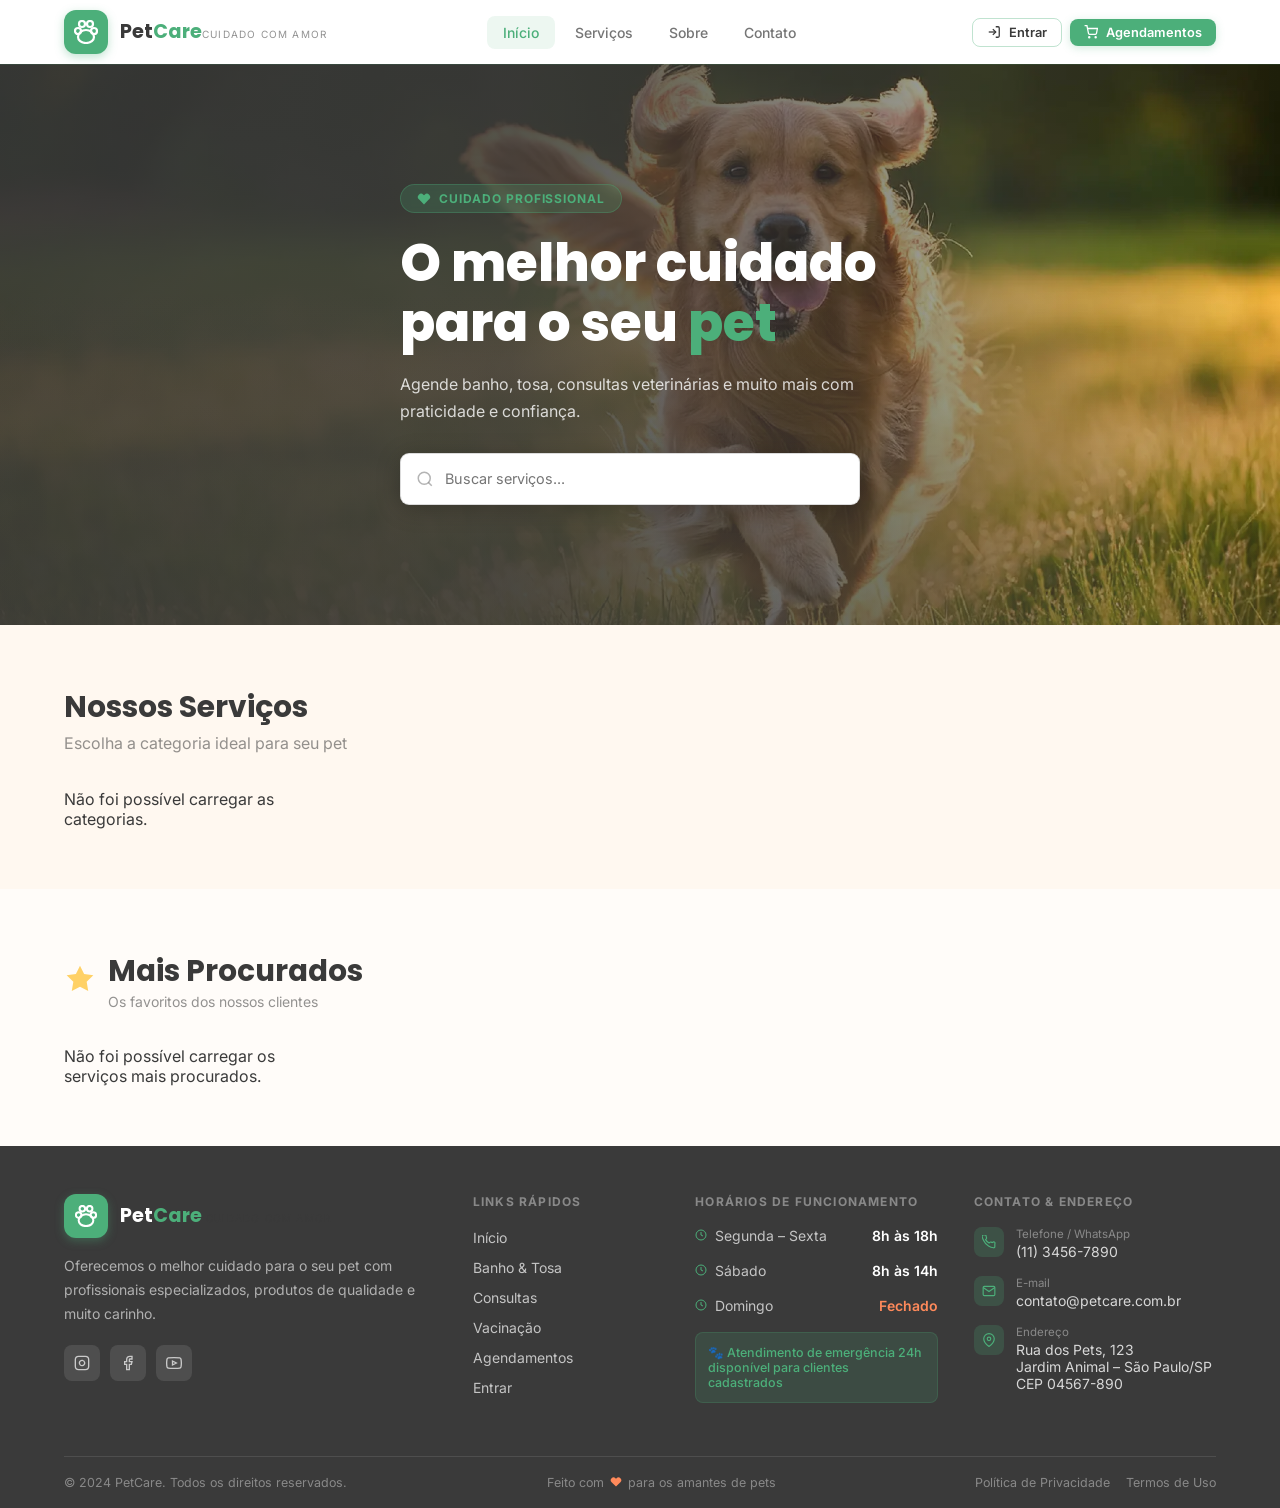
<file: index.html>
<!DOCTYPE html>
<html lang="pt-BR">
<head>
  <meta charset="UTF-8">
  <meta name="viewport" content="width=device-width, initial-scale=1.0">
  <title>Document</title>
  <link rel="stylesheet" href="css/index_serv_detal.css">
  <script src="js/index.js" defer></script>

</head>
<body id="page-home" class="page active">
  <!-- 
1. [página 1] Deve existir uma página inicial com a listagem de categorias de serviços para pets em formato
de cards.
a. Esta página deve obedecer à responsividade da tela, reorganizando a exibição dos itens de acordo com a
largura da página;
b. Cada card deve ter um botão que, ao ser clicado, levará à página contendo os serviços da respectiva
categoria (página 2);
c. Esta página deve exibir duas seções:
1. seção contendo todas as categorias (no mínimo 5 cards/categorias);
2. seção listando os 5 serviços mais agendados ou mais procurados;
d. Na tela inicial deve existir um ícone para cadastro do tutor do pet, direcionando o usuário para a tela de
cadastro (página 4);
e. Na tela inicial deve existir um ícone para listagem de serviços adicionados ao agendamento, direcionando o
usuário para a tela que lista os itens já inseridos na seleção/carrinho (página 5). -->




<!--    HEAD     -->


<div id="toast"><div class="toast-title" id="toast-title"></div><div class="toast-desc" id="toast-desc"></div></div>

<header id="site-header">
  <div class="container">
    <nav class="main">
      <a href="index.html" class="logo">
        <div class="logo-icon">
          <svg width="24" height="24" viewBox="0 0 24 24" fill="none" stroke="white" stroke-width="2.2"><path d="M11 4C11 5.65685 9.65685 7 8 7C6.34315 7 5 5.65685 5 4C5 2.34315 6.34315 1 8 1C9.65685 1 11 2.34315 11 4Z"/><path d="M19 4C19 5.65685 17.6569 7 16 7C14.3431 7 13 5.65685 13 4C13 2.34315 14.3431 1 16 1C17.6569 1 19 2.34315 19 4Z"/><path d="M4 11C4 12.6569 2.65685 14 1 14C-0.656854 14 -2 12.6569 -2 11C-2 9.34315 -0.656854 8 1 8C2.65685 8 4 9.34315 4 11Z" transform="translate(3,0)"/><path d="M23 11C23 12.6569 21.6569 14 20 14C18.3431 14 17 12.6569 17 11C17 9.34315 18.3431 8 20 8C21.6569 8 23 9.34315 23 11Z"/><path d="M12 10C8 10 4 13 4 17C4 20 7 23 12 23C17 23 20 20 20 17C20 13 16 10 12 10Z"/></svg>
        </div>
        <div class="logo-text"><span class="name">Pet<span>Care</span></span><span class="tagline">Cuidado com amor</span></div>
      </a>
      <div class="nav-links">
        <a href="index.html" class="active">Início</a>
        <a href="#servicos">Serviços</a>
        <a href="#sobre">Sobre</a>
        <a href="#contato">Contato</a>
      </div>
      <div class="nav-actions">
        <a href="login.html" class="btn btn-outline btn-sm"><svg width="14" height="14" viewBox="0 0 24 24" fill="none" stroke="currentColor" stroke-width="2.2"><path d="M15 3h4a2 2 0 012 2v14a2 2 0 01-2 2h-4"/><polyline points="10 17 15 12 10 7"/><line x1="15" y1="12" x2="3" y2="12"/></svg>Entrar</a>
        <a href="agendamento.html" class="btn btn-primary btn-sm cart-btn">
          <svg width="14" height="14" viewBox="0 0 24 24" fill="none" stroke="currentColor" stroke-width="2.2"><circle cx="9" cy="21" r="1"/><circle cx="20" cy="21" r="1"/><path d="M1 1h4l2.68 13.39a2 2 0 002 1.61h9.72a2 2 0 002-1.61L23 6H6"/></svg>
          <span class="desktop-only">Agendamentos</span><span class="cart-badge" id="cart-badge">0</span>
        </a>
        <button class="hamburger" id="hamburger-btn" aria-label="Menu">
          <svg id="ham-icon" width="20" height="20" viewBox="0 0 24 24" fill="none" stroke="currentColor" stroke-width="2.2"><line x1="3" y1="6" x2="21" y2="6"/><line x1="3" y1="12" x2="21" y2="12"/><line x1="3" y1="18" x2="21" y2="18"/></svg>
          <svg id="ham-close" class="hidden" width="20" height="20" viewBox="0 0 24 24" fill="none" stroke="currentColor" stroke-width="2.2"><line x1="18" y1="6" x2="6" y2="18"/><line x1="6" y1="6" x2="18" y2="18"/></svg>
        </button>
      </div>
    </nav>
  </div>
  <div class="mobile-menu" id="mobile-menu">
    <a href="index.html">Início</a>
    <a href="#servicos" onclick="closeMobile()">Serviços</a>
    <a href="#sobre" onclick="closeMobile()">Sobre</a>
    <a href="#contato" onclick="closeMobile()">Contato</a>
    <a href="login.html"><svg width="14" height="14" viewBox="0 0 24 24" fill="none" stroke="currentColor" stroke-width="2.2" style="vertical-align:middle;margin-right:4px"><path d="M15 3h4a2 2 0 012 2v14a2 2 0 01-2 2h-4"/><polyline points="10 17 15 12 10 7"/><line x1="15" y1="12" x2="3" y2="12"/></svg>Entrar na conta</a>
  </div>
</header>


<!--    HERO     -->

<div class="page active">
  <section class="hero">
    <div class="hero-bg">
      <img src="backend/imagens/head_cachorro.jpg" alt="Cachorro feliz" />
      <div class="hero-overlay1"></div><div class="hero-overlay2"></div>
    </div>
    <div class="container">
      <div class="hero-content">
        <div class="hero-badge"><svg width="14" height="14" viewBox="0 0 24 24" fill="#4CAF7A"><path d="M20.84 4.61a5.5 5.5 0 00-7.78 0L12 5.67l-1.06-1.06a5.5 5.5 0 00-7.78 7.78l1.06 1.06L12 21.23l7.78-7.78 1.06-1.06a5.5 5.5 0 000-7.78z"/></svg><span>Cuidado profissional</span></div>
        <h1>O melhor cuidado<br>para o seu <em>pet</em></h1>
        <p>Agende banho, tosa, consultas veterinárias e muito mais com praticidade e confiança.</p>
        <div class="search-bar">
          <svg width="18" height="18" viewBox="0 0 24 24" fill="none" stroke="currentColor" stroke-width="2"><circle cx="11" cy="11" r="8"/><line x1="21" y1="21" x2="16.65" y2="16.65"/></svg>
          <input type="text" id="search-input" placeholder="Buscar serviços..." oninput="filterCategories(this.value)" />
        </div>
      </div>
    </div>
  </section>



<!--    CATEGORIAS/SERVIÇOS     -->

  <section id="servicos">
    <div class="container">
      <div class="sec-header">
        <div><h2>Nossos Serviços</h2><p>Escolha a categoria ideal para seu pet</p></div>
        <span class="search-count hidden" id="search-count"></span>
      </div>
      <div class="grid-5" id="categories-grid"></div>
    </div>
  </section>


<!--    MAIS ESCOLHIDOS     -->

  <section class="popular-section" id="sobre">
    <div class="container">
      <div class="popular-header">
        <svg width="32" height="32" viewBox="0 0 24 24" fill="#FFD166"><polygon points="12 2 15.09 8.26 22 9.27 17 14.14 18.18 21.02 12 17.77 5.82 21.02 7 14.14 2 9.27 8.91 8.26 12 2"/></svg>
        <div><h2>Mais Procurados</h2><p style="color:var(--muted);font-size:.875rem">Os favoritos dos nossos clientes</p></div>
      </div>
      <div class="grid-3" id="popular-grid"></div>
    </div>
  </section>
</div>





    <!--    FOOTER     -->
  <footer>
    <div class="container">
      <div class="footer-grid">
        <div class="footer-brand">
          <a href="#" class="logo" onclick="navigate('home');return false;">
            <div class="logo-icon">
              <svg width="22" height="22" viewBox="0 0 24 24" fill="none" stroke="white" stroke-width="2.2"><path d="M11 4C11 5.65685 9.65685 7 8 7C6.34315 7 5 5.65685 5 4C5 2.34315 6.34315 1 8 1C9.65685 1 11 2.34315 11 4Z"/><path d="M19 4C19 5.65685 17.6569 7 16 7C14.3431 7 13 5.65685 13 4C13 2.34315 14.3431 1 16 1C17.6569 1 19 2.34315 19 4Z"/><path d="M4 11C4 12.6569 2.65685 14 1 14C-0.656854 14 -2 12.6569 -2 11C-2 9.34315 -0.656854 8 1 8C2.65685 8 4 9.34315 4 11Z" transform="translate(3,0)"/><path d="M23 11C23 12.6569 21.6569 14 20 14C18.3431 14 17 12.6569 17 11C17 9.34315 18.3431 8 20 8C21.6569 8 23 9.34315 23 11Z"/><path d="M12 10C8 10 4 13 4 17C4 20 7 23 12 23C17 23 20 20 20 17C20 13 16 10 12 10Z"/></svg>
            </div>
            <div class="logo-text">
              <span class="name" style="color:#fff">Pet<span>Care</span></span>
              <span class="tagline">Cuidado com amor</span>
            </div>
          </a>
          <p>Oferecemos o melhor cuidado para o seu pet com profissionais especializados, produtos de qualidade e muito carinho.</p>
          <div class="social-links">
            <a href="#" class="social-link" aria-label="Instagram">
              <svg width="16" height="16" viewBox="0 0 24 24" fill="none" stroke="currentColor" stroke-width="2"><rect x="2" y="2" width="20" height="20" rx="5" ry="5"/><path d="M16 11.37A4 4 0 1112.63 8 4 4 0 0116 11.37z"/><line x1="17.5" y1="6.5" x2="17.51" y2="6.5"/></svg>
            </a>
            <a href="#" class="social-link" aria-label="Facebook">
              <svg width="16" height="16" viewBox="0 0 24 24" fill="none" stroke="currentColor" stroke-width="2"><path d="M18 2h-3a5 5 0 00-5 5v3H7v4h3v8h4v-8h3l1-4h-4V7a1 1 0 011-1h3z"/></svg>
            </a>
            <a href="#" class="social-link" aria-label="Youtube">
              <svg width="16" height="16" viewBox="0 0 24 24" fill="none" stroke="currentColor" stroke-width="2"><path d="M22.54 6.42a2.78 2.78 0 00-1.94-1.96C18.88 4 12 4 12 4s-6.88 0-8.6.46a2.78 2.78 0 00-1.94 1.96A29 29 0 001 12a29 29 0 00.46 5.58A2.78 2.78 0 003.4 19.54C5.12 20 12 20 12 20s6.88 0 8.6-.46a2.78 2.78 0 001.94-1.96A29 29 0 0023 12a29 29 0 00-.46-5.58z"/><polygon points="9.75 15.02 15.5 12 9.75 8.98 9.75 15.02"/></svg>
            </a>
          </div>
        </div>

        <div class="footer-col">
          <h4>Links Rápidos</h4>
          <ul>
            <li><a href="#" onclick="navigate('home');return false;">Início</a></li>
            <li><a href="#" onclick="navigateCat('banho');return false;">Banho &amp; Tosa</a></li>
            <li><a href="#" onclick="navigateCat('consulta');return false;">Consultas</a></li>
            <li><a href="#" onclick="navigateCat('vacinacao');return false;">Vacinação</a></li>
            <li><a href="#" onclick="navigate('agendamento');return false;">Agendamentos</a></li>
            <li><a href="#" onclick="navigate('login');return false;">Entrar</a></li>
          </ul>
        </div>

        <div class="footer-col">
          <h4>Horários de Funcionamento</h4>
          <ul class="hours-list">
            <li><span class="day"><svg width="12" height="12" viewBox="0 0 24 24" fill="none" stroke="currentColor" stroke-width="2"><circle cx="12" cy="12" r="10"/><polyline points="12 6 12 12 16 14"/></svg>Segunda – Sexta</span><span class="time">8h às 18h</span></li>
            <li style="margin-top:8px"><span class="day"><svg width="12" height="12" viewBox="0 0 24 24" fill="none" stroke="currentColor" stroke-width="2"><circle cx="12" cy="12" r="10"/><polyline points="12 6 12 12 16 14"/></svg>Sábado</span><span class="time">8h às 14h</span></li>
            <li style="margin-top:8px"><span class="day"><svg width="12" height="12" viewBox="0 0 24 24" fill="none" stroke="currentColor" stroke-width="2"><circle cx="12" cy="12" r="10"/><polyline points="12 6 12 12 16 14"/></svg>Domingo</span><span class="time closed">Fechado</span></li>
          </ul>
          <div class="emergency-note">🐾 Atendimento de emergência 24h disponível para clientes cadastrados</div>
        </div>

        <div class="footer-col">
          <h4>Contato &amp; Endereço</h4>
          <a href="tel:+551134567890" class="contact-item" style="display:flex">
            <div class="contact-icon"><svg width="14" height="14" viewBox="0 0 24 24" fill="none" stroke="currentColor" stroke-width="2"><path d="M22 16.92v3a2 2 0 01-2.18 2 19.79 19.79 0 01-8.63-3.07A19.5 19.5 0 013.07 9.81 19.79 19.79 0 01.07 1.2 2 2 0 012.06 0h3a2 2 0 012 1.72 12.84 12.84 0 00.7 2.81 2 2 0 01-.45 2.11L6.09 7.91a16 16 0 006 6l1.27-1.27a2 2 0 012.11-.45 12.84 12.84 0 002.81.7A2 2 0 0122 14.92z"/></svg></div>
            <div><div class="contact-label">Telefone / WhatsApp</div><div class="contact-value">(11) 3456-7890</div></div>
          </a>
          <a href="mailto:contato@petcare.com.br" class="contact-item" style="display:flex">
            <div class="contact-icon"><svg width="14" height="14" viewBox="0 0 24 24" fill="none" stroke="currentColor" stroke-width="2"><path d="M4 4h16c1.1 0 2 .9 2 2v12c0 1.1-.9 2-2 2H4c-1.1 0-2-.9-2-2V6c0-1.1.9-2 2-2z"/><polyline points="22,6 12,13 2,6"/></svg></div>
            <div><div class="contact-label">E-mail</div><div class="contact-value">contato@petcare.com.br</div></div>
          </a>
          <div class="contact-item" style="display:flex">
            <div class="contact-icon"><svg width="14" height="14" viewBox="0 0 24 24" fill="none" stroke="currentColor" stroke-width="2"><path d="M21 10c0 7-9 13-9 13s-9-6-9-13a9 9 0 0118 0z"/><circle cx="12" cy="10" r="3"/></svg></div>
            <div><div class="contact-label">Endereço</div><div class="contact-value">Rua dos Pets, 123<br>Jardim Animal – São Paulo/SP<br>CEP 04567-890</div></div>
          </div>
        </div>
      </div>
    </div>
    <div class="container">
      <div class="footer-bottom">
        <p>© 2024 PetCare. Todos os direitos reservados.</p>
        <div class="footer-heart">
          Feito com <svg width="12" height="12" viewBox="0 0 24 24" fill="#FF8A5B" stroke="none"><path d="M20.84 4.61a5.5 5.5 0 00-7.78 0L12 5.67l-1.06-1.06a5.5 5.5 0 00-7.78 7.78l1.06 1.06L12 21.23l7.78-7.78 1.06-1.06a5.5 5.5 0 000-7.78z"/></svg> para os amantes de pets
        </div>
        <div class="footer-bottom-links">
          <a href="#">Política de Privacidade</a>
          <a href="#">Termos de Uso</a>
        </div>
      </div>
    </div>
  </footer>


  <!--  Requisição back end   -->

<script src="js/api.js"></script>
<script>
let allCategorias = [];

function renderCategorias(list) {
  const grid = document.getElementById('categories-grid');
  grid.innerHTML = list.map(c => `
    <div class="card" onclick="window.location.href='serviços.html?cat=${c.id}'">
      <div class="card-img">
        <img src="${resolveImg(c.imagem_url)}" alt="${c.nome}" />
        <div class="card-img-overlay"></div>
        <div class="card-icon-badge">${getIcon(iconForCategoria(c.nome), 20, '#4CAF7A')}</div>
      </div>
      <div class="card-body">
        <div class="card-title">${c.nome}</div>
        <div class="card-desc">${c.descricao ?? ''}</div>
      </div>
      <div class="card-footer">
        <button class="btn btn-primary btn-sm" style="width:100%;justify-content:center">Ver serviços ${getIcon('arrow', 14, 'white')}</button>
      </div>
    </div>
  `).join('');
}

function filterCategories(term) {
  const count = document.getElementById('search-count');
  const filtered = term
    ? allCategorias.filter(c => c.nome.toLowerCase().includes(term.toLowerCase()))
    : allCategorias;
  if(count) {
    count.textContent = term ? `${filtered.length} resultado(s) para "${term}"` : '';
    count.classList.toggle('hidden', !term);
  }
  renderCategorias(filtered);
}

async function renderPopular() {
  try {
    const popular = await api.maisAgendados(5);
    document.getElementById('popular-grid').innerHTML = popular.map(s => `
      <div class="card popular" onclick="window.location.href='detalhes.html?id=${s.id}'">
        <div class="card-img" style="height:176px">
          <div class="popular-badge">${getIcon('star',11,'#3A3A3A')} Mais pedido</div>
          <img src="${resolveImg(s.imagem_url)}" alt="${s.nome}" />
          <div class="card-img-overlay"></div>
        </div>
        <div class="card-body">
          <div class="card-title">${s.nome}</div>
          <div class="card-desc">${s.descricao_curta ?? ''}</div>
        </div>
        <div class="card-footer">
          <div class="price-row">
            <span class="price">R$ ${s.valor_estimado != null ? Number(s.valor_estimado).toFixed(2) : '—'}</span>
            <span class="duration">${s.duracao_media ?? ''}</span>
          </div>
        </div>
      </div>
    `).join('');
  } catch (e) {
    console.error(e);
    document.getElementById('popular-grid').innerHTML = '<p>Não foi possível carregar os serviços mais procurados.</p>';
  }
}

document.addEventListener('DOMContentLoaded', async () => {
  try {
    allCategorias = await api.listarCategorias();
    filterCategories('');
  } catch (e) {
    console.error(e);
    document.getElementById('categories-grid').innerHTML = '<p>Não foi possível carregar as categorias.</p>';
  }
  renderPopular();
});





</script>



</body>
</html>
</file>
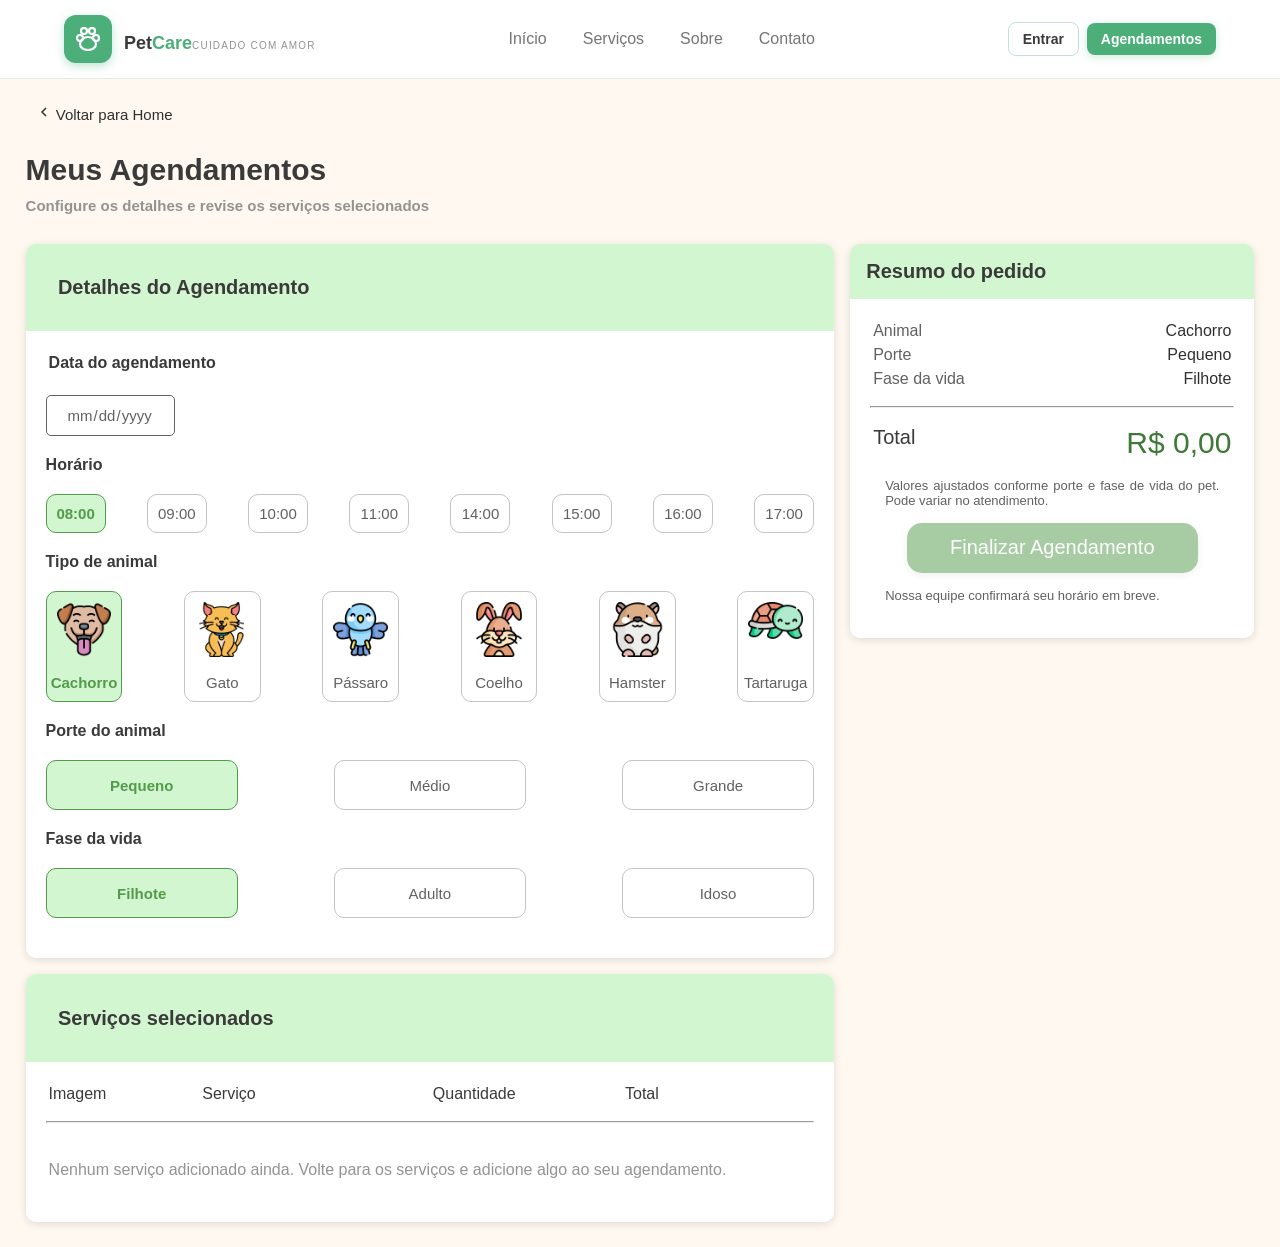
<file: agendamento.html>
<!DOCTYPE html>
<html lang="pt-BR">

<head>
  <meta charset="UTF-8">
  <meta name="viewport" content="width=device-width, initial-scale=1.0">
  <title>Agendamento</title>

  <link rel="stylesheet" href="css/agendamento.css">
  <script src="js/agendamento.js" defer></script>
</head>

<body>
  <!-- 5. [página 5] A página de agendamento deve apresentar, em formato de tabela, os serviços já adicionados
ao pagendamento, contendo os campos: Imagem, breve descrição e quantidade. O campo de quantidade
deve ser numérico e permitir aumentar ou diminuir a quantidade de pets, vagas ou serviços selecionados.
Deve conter um botão de “Finalizar Agendamento”. Se o usuário clicar em diminuir para valor igual ou
menor que zero, exiba uma mensagem de confirmação para que ele confirme se irá ou não excluir o item
(utilize JS); -->
<div id="toast"><div class="toast-title" id="toast-title"></div><div class="toast-desc" id="toast-desc"></div></div>

<header id="site-header">
  <div class="container">
    <nav class="main">
      <a href="index.html" class="logo">
        <div class="logo-icon">
          <svg width="24" height="24" viewBox="0 0 24 24" fill="none" stroke="white" stroke-width="2.2"><path d="M11 4C11 5.65685 9.65685 7 8 7C6.34315 7 5 5.65685 5 4C5 2.34315 6.34315 1 8 1C9.65685 1 11 2.34315 11 4Z"/><path d="M19 4C19 5.65685 17.6569 7 16 7C14.3431 7 13 5.65685 13 4C13 2.34315 14.3431 1 16 1C17.6569 1 19 2.34315 19 4Z"/><path d="M4 11C4 12.6569 2.65685 14 1 14C-0.656854 14 -2 12.6569 -2 11C-2 9.34315 -0.656854 8 1 8C2.65685 8 4 9.34315 4 11Z" transform="translate(3,0)"/><path d="M23 11C23 12.6569 21.6569 14 20 14C18.3431 14 17 12.6569 17 11C17 9.34315 18.3431 8 20 8C21.6569 8 23 9.34315 23 11Z"/><path d="M12 10C8 10 4 13 4 17C4 20 7 23 12 23C17 23 20 20 20 17C20 13 16 10 12 10Z"/></svg>
        </div>
        <div class="logo-text"><span class="name">Pet<span>Care</span></span><span class="tagline">Cuidado com amor</span></div>
      </a>

      <div class="nav-links">
        <a href="index.html">Início</a>
        <a href="index.html#servicos">Serviços</a>
        <a href="index.html#sobre">Sobre</a>
        <a href="index.html#contato">Contato</a>
      </div>

      <div class="nav-actions">
        <a href="login.html" class="btn btn-outline btn-sm">Entrar</a>
        <a href="agendamento.html" class="btn btn-primary btn-sm cart-btn">
          <span class="desktop-only">Agendamentos</span>
          <span class="cart-badge" id="cart-badge">0</span>
        </a>

        <button class="hamburger" id="hamburger-btn" aria-label="Menu">
          <svg id="ham-icon" width="20" height="20" viewBox="0 0 24 24" fill="none" stroke="currentColor" stroke-width="2.2"><line x1="3" y1="6" x2="21" y2="6"/><line x1="3" y1="12" x2="21" y2="12"/><line x1="3" y1="18" x2="21" y2="18"/></svg>
          <svg id="ham-close" class="hidden" width="20" height="20" viewBox="0 0 24 24" fill="none" stroke="currentColor" stroke-width="2.2"><line x1="18" y1="6" x2="6" y2="18"/><line x1="6" y1="6" x2="18" y2="18"/></svg>
        </button>
      </div>
    </nav>
  </div>

  <div class="mobile-menu" id="mobile-menu">
    <a href="index.html">Início</a>
    <a href="index.html#servicos">Serviços</a>
    <a href="index.html#sobre">Sobre</a>
    <a href="index.html#contato">Contato</a>
    <a href="login.html">Entrar na conta</a>
  </div>
</header>
<main>
<a href="index.html" id="button_home">
        <svg width="16" height="16" viewBox="0 0 24 24" fill="none" stroke="currentColor" stroke-width="2.2"><polyline points="15 18 9 12 15 6"/></svg>
        Voltar para Home
      </a>

  <div id="parte_cima">
    <h1>Meus Agendamentos</h1>
    <h4>Configure os detalhes e revise os serviços selecionados</h4>
  </div>

  <section id="section_principal">
    <div id="coluna2">
      <section class="container_detalhes">
        <form action="">
          <div class="titulo_detalhes">
            <h3>Resumo do pedido</h3>
          </div>

          <div class="conteudo_detalhes" id="resumo_pedido">
            <div class="infos_pedido">
              <p class="p1">Animal</p>
              <p class="p2" id="resumo_animal">Cachorro</p>
            </div>

            <div class="infos_pedido">
              <p class="p1">Porte</p>
              <p class="p2" id="resumo_porte">Pequeno</p>
            </div>

            <div class="infos_pedido">
              <p class="p1">Fase da vida</p>
              <p class="p2" id="resumo_fase">Filhote</p>

            </div>

            <hr>

            <div class="infos_pedido">
              <p id="total_escr">Total</p>
              <p id="total">R$100,00</p>
            </div>

            <div class="div_letra_pequena">
              <p class="letra_pequena">Valores ajustados conforme porte e fase de vida do pet. Pode variar no
                atendimento.</p>
            </div>

            <div id="div_button">
              <button id="finalizar_agend">Finalizar Agendamento</button>
            </div>

            <div class="div_letra_pequena">
              <p class="letra_pequena">Nossa equipe confirmará seu horário em breve.</p>
            </div>
          </div>
        </form>
      </section>
    </div>

    <div id="coluna1">
      <section class="container_detalhes" id="detalhes">
        <form action="">

          <div class="titulo_detalhes">
            <h3>Detalhes do Agendamento</h3>
          </div>

          <section class="conteudo_detalhes">

            <div id="data">
              <p id="label_data">Data do agendamento</p>
              <input type="date" id="input_data" name="data" style="font-family: 'Inter', sans-serif; font-size: 15px; text-indent: 5px;">
            </div>

            <div id="hora">
              <h5>Horário</h5>

              <div class="secao_inputs" id="inputs_hora">
                <input type="radio" id="8" name="hora" checked>
                <label for="8" class="label_hora">08:00</label>

                <input type="radio" id="9" name="hora">
                <label for="9" class="label_hora">09:00</label>

                <input type="radio" id="10" name="hora">
                <label for="10" class="label_hora">10:00</label>

                <input type="radio" id="11" name="hora">
                <label for="11" class="label_hora">11:00</label>

                <input type="radio" id="14" name="hora">
                <label for="14" class="label_hora">14:00</label>

                <input type="radio" id="15" name="hora">
                <label for="15" class="label_hora">15:00</label>

                <input type="radio" id="16" name="hora">
                <label for="16" class="label_hora">16:00</label>

                <input type="radio" id="17" name="hora">
                <label for="17" class="label_hora">17:00</label>
              </div>
            </div>

            <div id="tipo_animal">
              <h5>Tipo de animal</h5>
              <div class="secao_inputs" id="inputs_animais">
                <input type="radio" id="cao" name="animal" checked>
                <label for="cao" id="label_animais">
                  <img src="assets/cao.png" width="30px">
                  <br>
                  Cachorro
                </label>

                <input type="radio" id="gato" name="animal">
                <label for="gato" id="label_animais">
                  <img src="assets/gato.png" alt="" width="30px">
                  <br>
                  Gato
                </label>

                <input type="radio" id="passaro" name="animal">
                <label for="passaro" id="label_animais">
                  <img src="assets/passaro.png" alt="" width="30px">
                  <br>
                  Pássaro
                </label>

                <input type="radio" id="coelho" name="animal">
                <label for="coelho" id="label_animais">
                  <img src="assets/coelho.png" alt="" width="30px">
                  <br>
                  Coelho
                </label>

                <input type="radio" id="hamster" name="animal">
                <label for="hamster" id="label_animais">
                  <img src="assets/hamster.png" alt="" width="30px">
                  <br>
                  Hamster
                </label>

                <input type="radio" id="tartaruga" name="animal">
                <label for="tartaruga" id="label_animais">
                  <img src="assets/tartaruga.png" alt="" width="30px">
                  <br>
                  Tartaruga
                </label>
              </div>
            </div>

            <div id="porte_animal">
              <h5>Porte do animal</h5>
              <div class="secao_inputs" id="inputs_porte">


                <input type="radio" id="pequeno" name="porte" checked>
                <label for="pequeno" class="label_porte">Pequeno</label>

                <input type="radio" id="medio" name="porte">
                <label for="medio" class="label_porte">Médio</label>

                <input type="radio" id="grande" name="porte">
                <label for="grande" class="label_porte">Grande</label>
              </div>
            </div>

            <div id="fase_vida" checked>
              <h5>Fase da vida</h5>
              <div class="secao_inputs" id="inputs_fase">

                <input type="radio" id="filhote" name="fase" checked>
                <label for="filhote" class="label_fase">Filhote</label>

                <input type="radio" id="adulto" name="fase">
                <label for="adulto" class="label_fase">Adulto</label>

                <input type="radio" id="idoso" name="fase">
                <label for="idoso" class="label_fase">Idoso</label>
              </div>
            </div>
          </section>
        </form>
      </section>

      <section class="container_detalhes">
        <form action="">
          <div class="titulo_detalhes">
            <h3>Serviços selecionados</h3>
          </div>
          <div class="conteudo_detalhes">
            <div>
              <div id="temas_detalhes">
                <p>Imagem</p>
                <p>Serviço</p>
                <p>Quantidade</p>
                <p>Total</p>
              </div>

              <hr>

              <div id="conteudo_detalhes">
                <div id="div_img_agendamento">
                </div>

                <div id="p_agendamento">
                </div>

                <div id="div_quant_agendamento">
                  <button>-</button>
                  <button>+</button>
                </div>

                <div id="div_valor">
                <img src="assets/excluir.png" alt="">
                </div>
              
              </div>
            </div>
          </div>
        </form>
      </section>
    </div>


  </section>
  </main>
</body>

</html>
</file>
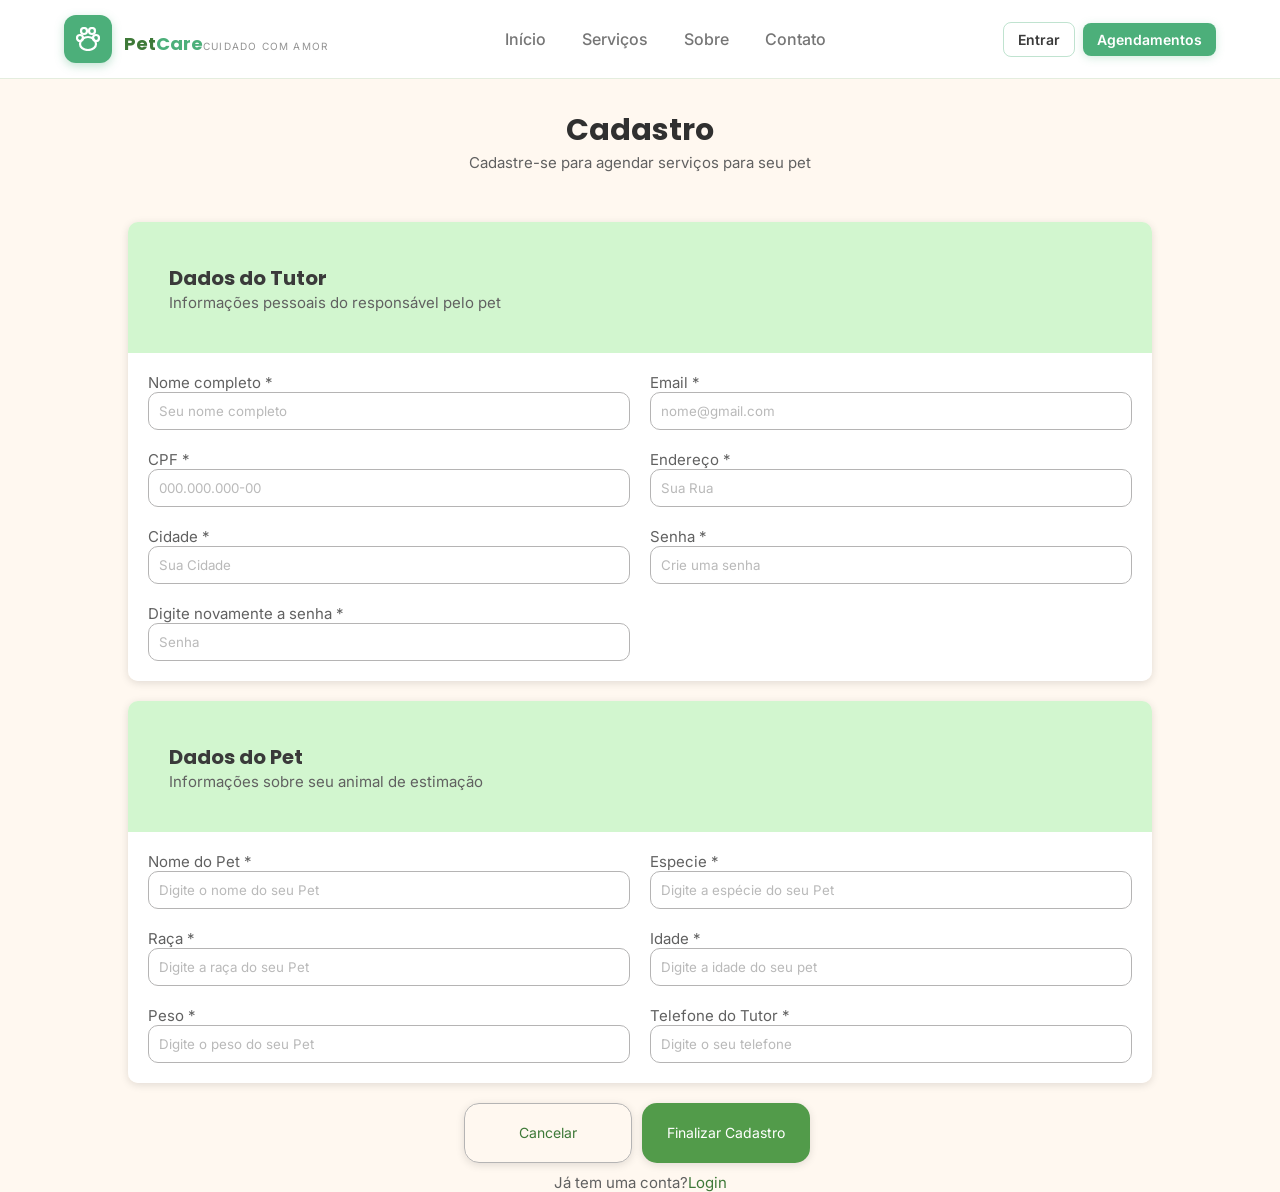
<file: cadastro.html>
<!DOCTYPE html>
<html lang="pt-BR">
<head>
  <meta charset="UTF-8">
  <meta name="viewport" content="width=device-width, initial-scale=1.0">
  <title>Cadastro</title>
  <link rel="stylesheet" href="css/cadastro.css">
  <script src="js/cadastro.js" defer></script>

</head>

<body>
  <div id="toast"><div class="toast-title" id="toast-title"></div><div class="toast-desc" id="toast-desc"></div></div>

<header id="site-header">
  <div class="h_container">
    <nav class="main">
      <a href="index.html" class="logo">
        <div class="logo-icon">
          <svg width="24" height="24" viewBox="0 0 24 24" fill="none" stroke="white" stroke-width="2.2"><path d="M11 4C11 5.65685 9.65685 7 8 7C6.34315 7 5 5.65685 5 4C5 2.34315 6.34315 1 8 1C9.65685 1 11 2.34315 11 4Z"/><path d="M19 4C19 5.65685 17.6569 7 16 7C14.3431 7 13 5.65685 13 4C13 2.34315 14.3431 1 16 1C17.6569 1 19 2.34315 19 4Z"/><path d="M4 11C4 12.6569 2.65685 14 1 14C-0.656854 14 -2 12.6569 -2 11C-2 9.34315 -0.656854 8 1 8C2.65685 8 4 9.34315 4 11Z" transform="translate(3,0)"/><path d="M23 11C23 12.6569 21.6569 14 20 14C18.3431 14 17 12.6569 17 11C17 9.34315 18.3431 8 20 8C21.6569 8 23 9.34315 23 11Z"/><path d="M12 10C8 10 4 13 4 17C4 20 7 23 12 23C17 23 20 20 20 17C20 13 16 10 12 10Z"/></svg>
        </div>
        <div class="logo-text"><span class="name">Pet<span>Care</span></span><span class="tagline">Cuidado com amor</span></div>
      </a>

      <div class="nav-links">
        <a href="index.html">Início</a>
        <a href="index.html#servicos">Serviços</a>
        <a href="index.html#sobre">Sobre</a>
        <a href="index.html#contato">Contato</a>
      </div>

      <div class="nav-actions">
        <a href="login.html" class="btn btn-outline btn-sm">Entrar</a>
        <a href="agendamento.html" class="btn btn-primary btn-sm cart-btn">
          <span class="desktop-only">Agendamentos</span>
          <span class="cart-badge" id="cart-badge">0</span>
        </a>

        <button class="hamburger" id="hamburger-btn" aria-label="Menu">
          <svg id="ham-icon" width="20" height="20" viewBox="0 0 24 24" fill="none" stroke="currentColor" stroke-width="2.2"><line x1="3" y1="6" x2="21" y2="6"/><line x1="3" y1="12" x2="21" y2="12"/><line x1="3" y1="18" x2="21" y2="18"/></svg>
          <svg id="ham-close" class="hidden" width="20" height="20" viewBox="0 0 24 24" fill="none" stroke="currentColor" stroke-width="2.2"><line x1="18" y1="6" x2="6" y2="18"/><line x1="6" y1="6" x2="18" y2="18"/></svg>
        </button>
      </div>
    </nav>
  </div>

  <div class="mobile-menu" id="mobile-menu">
    <a href="index.html">Início</a>
    <a href="index.html#servicos">Serviços</a>
    <a href="index.html#sobre">Sobre</a>
    <a href="index.html#contato">Contato</a>
    <a href="login.html">Entrar na conta</a>
  </div>
</header>
  
  <form action="" id="form">
  <div id="title_top">
    <h1>Cadastro</h1>
    <p>Cadastre-se para agendar serviços para seu pet</p>

  </div>

  <section class="container">
    <div class="container_titulo">
      <h5>Dados do Tutor</h5>
      <p>Informações pessoais do responsável pelo pet</p>
    </div>

    <div class="container_conteudo">
      <div class="label_input">
        <label for="nome_dono">Nome completo *</label>
        <input type="text" id="nome_dono" name="nome_dono" placeholder="Seu nome completo" onblur="erro_nome()">
        <small class="erro" id="erro_nome"></small>
        <small class="ok" id="ok_nome"></small>
      </div>

      <div class="label_input">
        <label for="email">Email *</label>
        <input type="email" id="email" name="email" placeholder="nome@gmail.com" onblur="erro_email()">
        <small class="erro" id="erro_email"></small>
        <small class="ok" id="ok_email"></small>
      </div>

      <div class="label_input">
        <label for="cpf">CPF *</label>
        <input type="number" id="cpf" name="cpf" placeholder="000.000.000-00" onblur="erro_cpf()">
        <small class="erro" id="erro_cpf"></small>
        <small class="ok" id="ok_cpf"></small>
      </div>

      <div class="label_input">
        <label for="endereco">Endereço * </label>
        <input type="text" id="endereco" name="endereco" placeholder="Sua Rua" onblur="erro_endereco()">
        <small class="erro" id="erro_endereco"></small>
        <small class="ok" id="ok_endereco"></small>
      </div>

      <div class="label_input">
        <label for="cidade">Cidade * </label>
        <input type="text" id="cidade" name="cidade" placeholder="Sua Cidade" onblur="erro_cidade()">
        <small class="erro" id="erro_cidade"></small>
        <small class="ok" id="ok_cidade"></small>
      </div>

      <div class="label_input">
        <label for="senha_1">Senha * </label>
        <input type="password" id="senha_1" name="senha_1" placeholder="Crie uma senha" onblur="erro_senha()">
        <small class="erro" id="erro_senha"></small>
        <small class="ok" id="ok_senha"></small>
      </div>

      <div class="label_input">
        <label for="senha">Digite novamente a senha * </label>
        <input type="password" id="senha" name="senha" placeholder="Senha" onblur="erro_repetir_senha()">
        <small class="erro" id="erro_repetir_senha"></small>
        <small class="ok" id="ok_repetir_senha"></small>
      </div>
    </div>
  </section>

  <section class="container">
    <div class="container_titulo">
      <h5>Dados do Pet</h5>
      <p>Informações sobre seu animal de estimação</p>
    </div>

    <section class="container_conteudo">
      <div class="label_input">
        <label for="nome_pet">Nome do Pet * </label>
        <input type="text" id="nome_pet" name="nome_pet" placeholder="Digite o nome do seu Pet" onchange="function_nome_pet()">
        <small class="erro" id="erro_nome_pet"></small>
        <small class="ok" id="ok_nome_pet"></small>
      </div>

      <div class="label_input">
        <label for="especie">Especie * </label>
        <input type="text" id="especie" name="especie" placeholder="Digite a espécie do seu Pet" onchange="function_especie()">
        <small class="erro" id="erro_especie"></small>
        <small class="ok" id="ok_especie"></small>  
      </div>

      <div class="label_input">
        <label for="raca">Raça * </label>
        <input type="text" id="raca" name="raca" placeholder="Digite a raça do seu Pet" onchange="function_raca()">
        <small class="erro" id="erro_raca"></small>
        <small class="ok" id="ok_raca"></small>
      </div>

      <div class="label_input">
        <label for="idade_pet">Idade * </label>
        <input type="text" id="idade_pet" name="idade_pet" placeholder="Digite a idade do seu pet" onchange="function_idade_pet()">
        <small class="erro" id="erro_idade_pet"></small>
        <small class="ok" id="ok_idade_pet"></small>
      </div>


      <div class="label_input">
        <label for="peso_pet">Peso * </label>
        <input type="number" id="peso_pet" name="peso_pet" placeholder="Digite o peso do seu Pet" onchange="function_peso_pet()">
        <small class="erro" id="erro_peso_pet"></small>
        <small class="ok" id="ok_peso_pet"></small>
      </div>

      <div class="label_input">
        <label for="telefone">Telefone do Tutor * </label>
        <input type="number" id="telefone" name="telefone" placeholder="Digite o seu telefone" onchange="function_erro_telefone()">
        <small class="erro" id="erro_telefone"></small>
        <small class="ok" id="ok_telefone"></small>
      </div>

    </section>
  </section>

  <section>
    <div id="div_botoes">
      <button type="button" id="cancelar"><a href="index.html">Cancelar</a></button>
      <button type="submit" id="cadastrar" >Finalizar Cadastro</button>
    </div>
    <div id="fim">
      <p>Já tem uma conta?</p>
      <a href="login.html">Login</a>
    </div>
  </section>
</form>
</body>

</html>
</file>
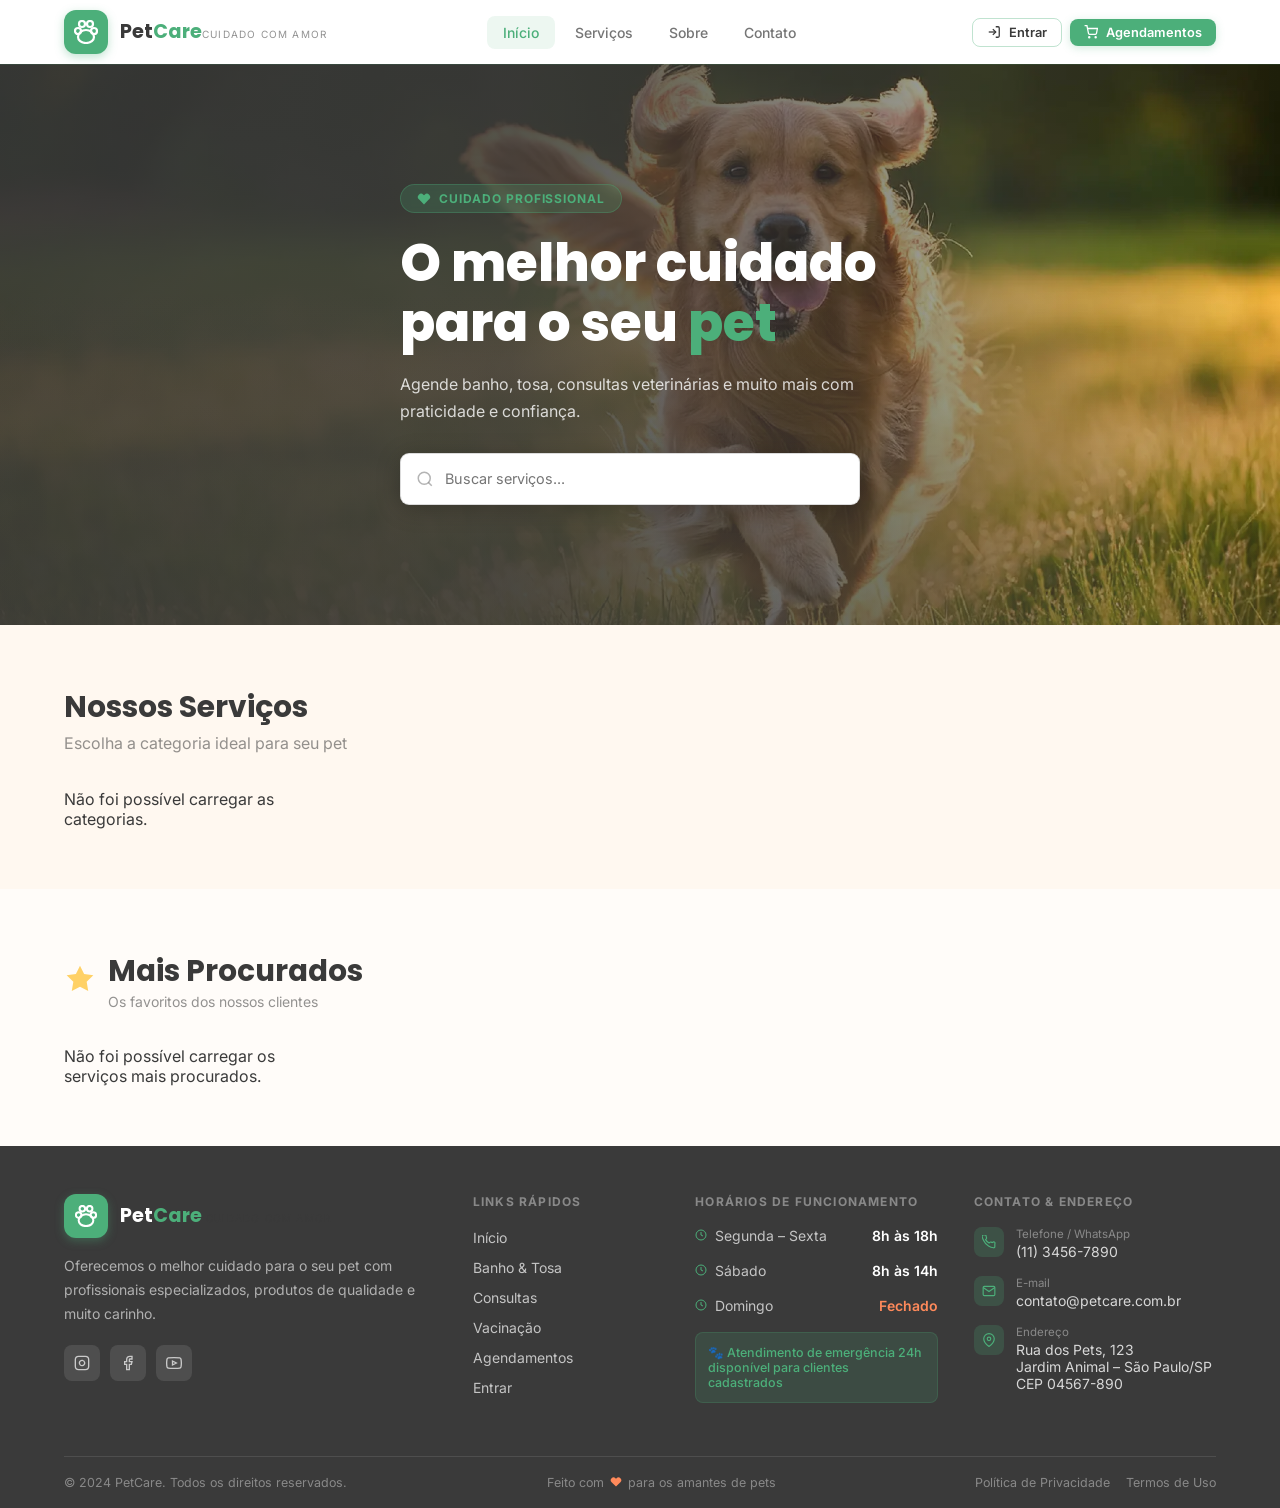
<file: detalhes.html>
<!DOCTYPE html>
<html lang="pt-BR">
<head>
  <meta charset="UTF-8">
  <meta name="viewport" content="width=device-width, initial-scale=1.0">
  <title>Document</title>
  <link rel="stylesheet" href="css/index_serv_detal.css">
  <script src="js/detalhes.js" defer></script>

</head>
<body id="page-category" class="page">
  <!-- 3. [página 3] Para cada item, deve existir uma página de detalhes do serviço com informações detalhadas,
utilizando parágrafos e listas. A página deve apresentar, de forma organizada, informações como: nome do
serviço, descrição, duração média, profissional responsável, cuidados necessários, valor estimado e
imagem ilustrativa. -->

<header id="site-header">
  <div class="container">
    <nav class="main">
      <a href="index.html" class="logo" onclick="navigate('home');return false;">
        <div class="logo-icon">
          <svg width="24" height="24" viewBox="0 0 24 24" fill="none" stroke="white" stroke-width="2.2">
            <path d="M11 4C11 5.65685 9.65685 7 8 7C6.34315 7 5 5.65685 5 4C5 2.34315 6.34315 1 8 1C9.65685 1 11 2.34315 11 4Z"/><path d="M19 4C19 5.65685 17.6569 7 16 7C14.3431 7 13 5.65685 13 4C13 2.34315 14.3431 1 16 1C17.6569 1 19 2.34315 19 4Z"/><path d="M4 11C4 12.6569 2.65685 14 1 14C-0.656854 14 -2 12.6569 -2 11C-2 9.34315 -0.656854 8 1 8C2.65685 8 4 9.34315 4 11Z" transform="translate(3,0)"/><path d="M23 11C23 12.6569 21.6569 14 20 14C18.3431 14 17 12.6569 17 11C17 9.34315 18.3431 8 20 8C21.6569 8 23 9.34315 23 11Z"/><path d="M12 10C8 10 4 13 4 17C4 20 7 23 12 23C17 23 20 20 20 17C20 13 16 10 12 10Z"/>
          </svg>
        </div>
        <div class="logo-text">
          <span class="name">Pet<span>Care</span></span>
          <span class="tagline">Cuidado com amor</span>
        </div>
      </a>

      <div class="nav-links">
        <a href="index.html" onclick="navigate('home'); return false;" class="active" id="nav-inicio">Início</a>
        <a href="#servicos">Serviços</a>
        <a href="#sobre">Sobre</a>
        <a href="#contato">Contato</a>
      </div>

      <div class="nav-actions">
        <a href="login.html" class="btn btn-outline btn-sm" onclick="navigate('login');return false;">
          <svg width="14" height="14" viewBox="0 0 24 24" fill="none" stroke="currentColor" stroke-width="2.2"><path d="M15 3h4a2 2 0 012 2v14a2 2 0 01-2 2h-4"/><polyline points="10 17 15 12 10 7"/><line x1="15" y1="12" x2="3" y2="12"/></svg>
          Entrar
        </a>
        <a href="agendamento.html" class="btn btn-primary btn-sm cart-btn" onclick="navigate('agendamento');return false;">
          <svg width="14" height="14" viewBox="0 0 24 24" fill="none" stroke="currentColor" stroke-width="2.2"><circle cx="9" cy="21" r="1"/><circle cx="20" cy="21" r="1"/><path d="M1 1h4l2.68 13.39a2 2 0 002 1.61h9.72a2 2 0 002-1.61L23 6H6"/></svg>
          <span class="desktop-only">Agendamentos</span>
          <span class="cart-badge" id="cart-badge"></span>
        </a>
        <button class="hamburger" id="hamburger-btn" aria-label="Menu">
          <svg id="ham-icon" width="20" height="20" viewBox="0 0 24 24" fill="none" stroke="currentColor" stroke-width="2.2"><line x1="3" y1="6" x2="21" y2="6"/><line x1="3" y1="12" x2="21" y2="12"/><line x1="3" y1="18" x2="21" y2="18"/></svg>
          <svg id="ham-close" class="hidden" width="20" height="20" viewBox="0 0 24 24" fill="none" stroke="currentColor" stroke-width="2.2"><line x1="18" y1="6" x2="6" y2="18"/><line x1="6" y1="6" x2="18" y2="18"/></svg>
        </button>
      </div>
    </nav>
  </div>
  <div class="mobile-menu" id="mobile-menu">
    <a href="index.html" onclick="navigate('home');closeMobile();return false;">Início</a>
    <a href="#servicos" onclick="closeMobile()">Serviços</a>
    <a href="#sobre" onclick="closeMobile()">Sobre</a>
    <a href="#contato" onclick="closeMobile()">Contato</a>
    <a href="#" onclick="navigate('login');closeMobile();return false;">
      <svg width="14" height="14" viewBox="0 0 24 24" fill="none" stroke="currentColor" stroke-width="2.2" style="vertical-align:middle;margin-right:4px"><path d="M15 3h4a2 2 0 012 2v14a2 2 0 01-2 2h-4"/><polyline points="10 17 15 12 10 7"/><line x1="15" y1="12" x2="3" y2="12"/></svg>
      Entrar na conta
    </a>
  </div>
</header>


<div class="page active">
  <section style="padding-top:36px">
    <div class="container">
      <a href="javascript:history.back()" class="back-btn" id="service-back-btn"><svg width="16" height="16" viewBox="0 0 24 24" fill="none" stroke="currentColor" stroke-width="2.2"><polyline points="15 18 9 12 15 6"/></svg>Voltar</a>
      <div class="detail-grid" id="service-detail-content"></div>
    </div>
  </section>
</div>





<script src="js/api.js"></script>
<script>
document.addEventListener('DOMContentLoaded', async () => {
  const params = new URLSearchParams(window.location.search);
  const svcId = params.get('id');
  if (!svcId) return window.location.href = 'index.html';

  let s;
  try {
    s = await api.detalharServico(svcId);
  } catch (e) {
    console.error(e);
    return window.location.href = 'index.html';
  }

  // "cuidados" é armazenado como texto único no banco (não uma lista).
  // Se cada cuidado estiver separado por ";" ou quebra de linha no seed,
  // isso já vira uma lista de itens automaticamente.
  const cuidadosItens = (s.cuidados || '')
    .split(/;|\n/)
    .map(i => i.trim())
    .filter(Boolean);

  const cuidadosHtml = cuidadosItens.length
    ? `<div class="detail-list"><h3>Cuidados Necessários</h3>
        ${cuidadosItens.length > 1
          ? `<ul>${cuidadosItens.map(i => `<li>${i}</li>`).join('')}</ul>`
          : `<p>${cuidadosItens[0]}</p>`}
       </div>`
    : '';

  document.getElementById('service-detail-content').innerHTML = `
    <div>
      <div class="detail-img"><img src="${resolveImg(s.imagem_url)}" alt="${s.nome}" /></div>
      <div class="detail-body" style="margin-top:24px">
        <h1>${s.nome}</h1>
        <div class="detail-meta">
          <span class="meta-chip">${getIcon('clock',14,'#4CAF7A')} ${s.duracao_media ?? ''}</span>
          <span class="meta-chip">${getIcon('user',14,'#4CAF7A')} ${s.profissional ?? ''}</span>
        </div>
        <p class="detail-desc">${s.descricao_completa ?? s.descricao_curta ?? ''}</p>
        ${cuidadosHtml}
      </div>
    </div>
    <div>
      <div class="booking-card">
        <h3>${s.nome}</h3>
        <div class="booking-price">R$ ${s.valor_estimado != null ? Number(s.valor_estimado).toFixed(2) : '—'}</div>
        <button class="btn btn-primary add-cart-btn" onclick="addToCart(${s.id}, '${escAttr(s.nome)}', ${s.valor_estimado ?? 'null'}, '${escAttr(s.duracao_media ?? '')}', '${escAttr(s.imagem_url ?? '')}')">${getIcon('cart',16,'white')} Adicionar ao agendamento</button>
        <button class="btn btn-outline add-cart-btn" style="margin-top:10px; " onclick="window.location.href='agendamento.html'"> ${getIcon('calendar',16,'var(--dark)')} Ver agendamentos</button>
      </div>
    </div>
  `;
});
</script>



</body>
</html>
</file>
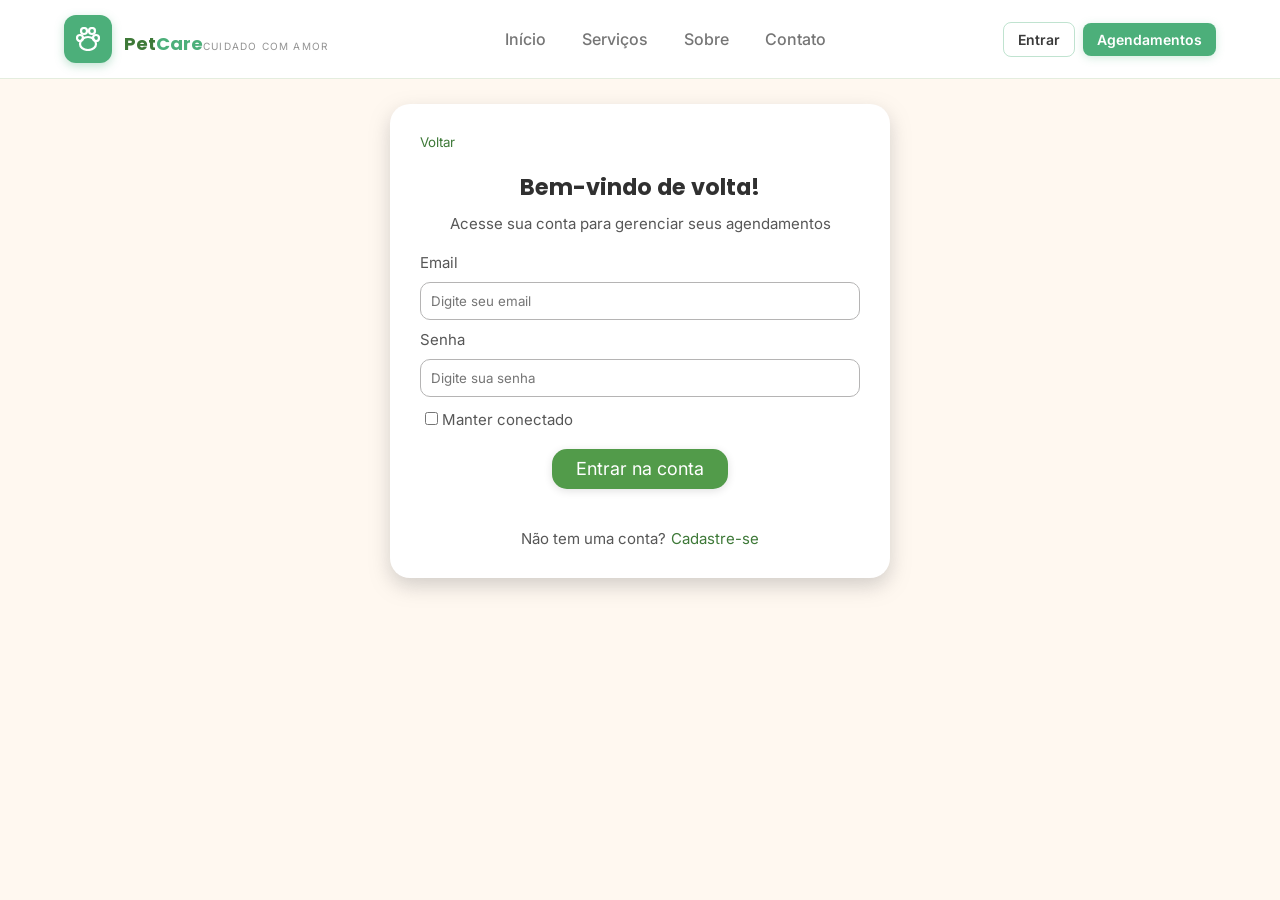
<file: login.html>
<!DOCTYPE html>
<html lang="pt-BR">

<head>
  <meta charset="UTF-8">
  <meta name="viewport" content="width=device-width, initial-scale=1.0">
  <title>Login</title>

  <link rel="stylesheet" href="css/login.css">
</head>

<body>
<div id="toast"><div class="toast-title" id="toast-title"></div><div class="toast-desc" id="toast-desc"></div></div>

<header id="site-header">
  <div class="container">
    <nav class="main">
      <a href="index.html" class="logo">
        <div class="logo-icon">
          <svg width="24" height="24" viewBox="0 0 24 24" fill="none" stroke="white" stroke-width="2.2"><path d="M11 4C11 5.65685 9.65685 7 8 7C6.34315 7 5 5.65685 5 4C5 2.34315 6.34315 1 8 1C9.65685 1 11 2.34315 11 4Z"/><path d="M19 4C19 5.65685 17.6569 7 16 7C14.3431 7 13 5.65685 13 4C13 2.34315 14.3431 1 16 1C17.6569 1 19 2.34315 19 4Z"/><path d="M4 11C4 12.6569 2.65685 14 1 14C-0.656854 14 -2 12.6569 -2 11C-2 9.34315 -0.656854 8 1 8C2.65685 8 4 9.34315 4 11Z" transform="translate(3,0)"/><path d="M23 11C23 12.6569 21.6569 14 20 14C18.3431 14 17 12.6569 17 11C17 9.34315 18.3431 8 20 8C21.6569 8 23 9.34315 23 11Z"/><path d="M12 10C8 10 4 13 4 17C4 20 7 23 12 23C17 23 20 20 20 17C20 13 16 10 12 10Z"/></svg>
        </div>
        <div class="logo-text"><span class="name">Pet<span>Care</span></span><span class="tagline">Cuidado com amor</span></div>
      </a>

      <div class="nav-links">
        <a href="index.html">Início</a>
        <a href="index.html#servicos">Serviços</a>
        <a href="index.html#sobre">Sobre</a>
        <a href="index.html#contato">Contato</a>
      </div>

      <div class="nav-actions">
        <a href="login.html" class="btn btn-outline btn-sm">Entrar</a>
        <a href="agendamento.html" class="btn btn-primary btn-sm cart-btn">
          <span class="desktop-only">Agendamentos</span>
          <span class="cart-badge" id="cart-badge">0</span>
        </a>

        <button class="hamburger" id="hamburger-btn" aria-label="Menu">
          <svg id="ham-icon" width="20" height="20" viewBox="0 0 24 24" fill="none" stroke="currentColor" stroke-width="2.2"><line x1="3" y1="6" x2="21" y2="6"/><line x1="3" y1="12" x2="21" y2="12"/><line x1="3" y1="18" x2="21" y2="18"/></svg>
          <svg id="ham-close" class="hidden" width="20" height="20" viewBox="0 0 24 24" fill="none" stroke="currentColor" stroke-width="2.2"><line x1="18" y1="6" x2="6" y2="18"/><line x1="6" y1="6" x2="18" y2="18"/></svg>
        </button>
      </div>
    </nav>
  </div>

  <div class="mobile-menu" id="mobile-menu">
    <a href="index.html">Início</a>
    <a href="index.html#servicos">Serviços</a>
    <a href="index.html#sobre">Sobre</a>
    <a href="index.html#contato">Contato</a>
    <a href="login.html">Entrar na conta</a>
  </div>
</header>

  <main>
  <section id="section_principal">
    <button id="button_home"><a href="index.html" style="text-decoration: none; font-family: 'Inter', sans-serif;">Voltar</a></button>

    <div id="titulos">
      <h1>Bem-vindo de volta!</h1>
      <p>Acesse sua conta para gerenciar seus agendamentos</p>
    </div>

      <section>
        <form action="" id="form_login">
          <div id="inputs">
          <label for="email_login">Email</label>
          <input type="email" id="email_login" name="email_login" placeholder="Digite seu email">

          <label for="senha_login">Senha</label>
          <input type="password" id="senha_login" name="senha_login" placeholder="Digite sua senha">
          
          <div>
          <input type="checkbox" id="conectado" name="conectado" style="margin-left: 5px; margin-top: 5px;">
          <label for="conectado" style="text-decoration: none; font-family: 'Inter', sans-serif;">Manter conectado</label>
          </div>
          </div>

          <div id="fim">
          <button id="entrar" type="submit">Entrar na conta</button>

          <p id="mensagem_login"></p>

          <div id="cadastro">
            <p>Não tem uma conta? </p>
            <a href="cadastro.html" style="text-decoration: none; font-family: 'Inter', sans-serif; text-indent: 5px;"> Cadastre-se</a>
          </div>
          </div>
        </form>
      </section>
    
  </section>

  <script src="js/login.js"></script>
  </main>
</body>

</html>
</file>
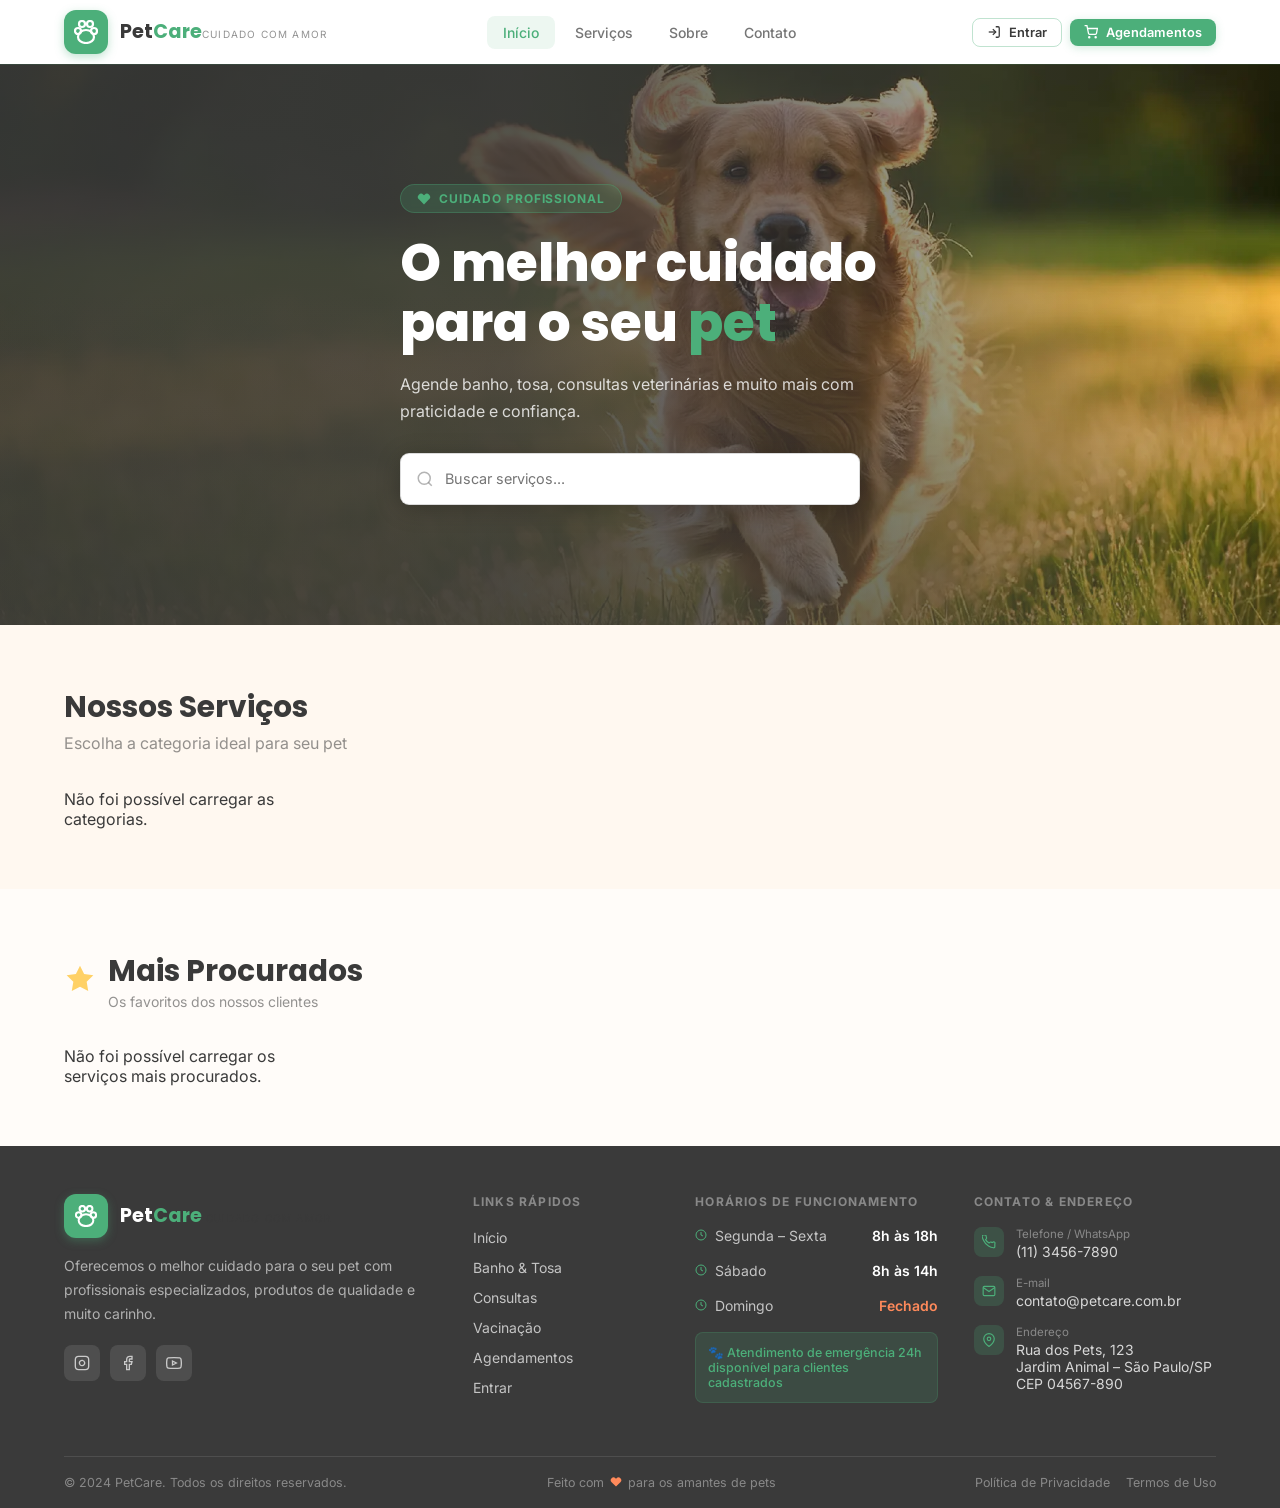
<file: serviços.html>
<!DOCTYPE html>
<html lang="pt-BR">
<head>
  <meta charset="UTF-8">
  <meta name="viewport" content="width=device-width, initial-scale=1.0">
  <title>Document</title>
  <link rel="stylesheet" href="css/index_serv_detal.css">
  <script src="js/serviços.js" defer></script>
</head>
<body id="page-category" class="page">
<!-- 2. [página 2] Para cada categoria, deve existir uma página de serviços com a listagem de serviços em
formato de cards.
a. Cada serviço deve ser apresentado em uma seção. Exibir pelo menos 5 itens por categoria, cada um em
formato de card, contendo imagem coerente com o contexto;
b. Esta página deve obedecer à responsividade da tela, reorganizando a exibição dos itens de acordo com a
largura da página;
c. Quando qualquer uma das imagens dos itens for clicada, o usuário deve ser direcionado para a página de
detalhes do serviço (página 3). -->



<header id="site-header">
  <div class="container">
    <nav class="main">
      <a href="index.html" class="logo">
        <div class="logo-icon">
          <svg width="24" height="24" viewBox="0 0 24 24" fill="none" stroke="white" stroke-width="2.2"><path d="M11 4C11 5.65685 9.65685 7 8 7C6.34315 7 5 5.65685 5 4C5 2.34315 6.34315 1 8 1C9.65685 1 11 2.34315 11 4Z"/><path d="M19 4C19 5.65685 17.6569 7 16 7C14.3431 7 13 5.65685 13 4C13 2.34315 14.3431 1 16 1C17.6569 1 19 2.34315 19 4Z"/><path d="M4 11C4 12.6569 2.65685 14 1 14C-0.656854 14 -2 12.6569 -2 11C-2 9.34315 -0.656854 8 1 8C2.65685 8 4 9.34315 4 11Z" transform="translate(3,0)"/><path d="M23 11C23 12.6569 21.6569 14 20 14C18.3431 14 17 12.6569 17 11C17 9.34315 18.3431 8 20 8C21.6569 8 23 9.34315 23 11Z"/><path d="M12 10C8 10 4 13 4 17C4 20 7 23 12 23C17 23 20 20 20 17C20 13 16 10 12 10Z"/></svg>
        </div>
        <div class="logo-text"><span class="name">Pet<span>Care</span></span><span class="tagline">Cuidado com amor</span></div>
      </a>
      <div class="nav-links">
        <a href="index.html" class="active">Início</a>
        <a href="#servicos">Serviços</a>
        <a href="#sobre">Sobre</a>
        <a href="#contato">Contato</a>
      </div>
      <div class="nav-actions">
        <a href="login.html" class="btn btn-outline btn-sm"><svg width="14" height="14" viewBox="0 0 24 24" fill="none" stroke="currentColor" stroke-width="2.2"><path d="M15 3h4a2 2 0 012 2v14a2 2 0 01-2 2h-4"/><polyline points="10 17 15 12 10 7"/><line x1="15" y1="12" x2="3" y2="12"/></svg>Entrar</a>
        <a href="agendamento.html" class="btn btn-primary btn-sm cart-btn">
          <svg width="14" height="14" viewBox="0 0 24 24" fill="none" stroke="currentColor" stroke-width="2.2"><circle cx="9" cy="21" r="1"/><circle cx="20" cy="21" r="1"/><path d="M1 1h4l2.68 13.39a2 2 0 002 1.61h9.72a2 2 0 002-1.61L23 6H6"/></svg>
          <span class="desktop-only">Agendamentos</span><span class="cart-badge" id="cart-badge">0</span>
        </a>
        <button class="hamburger" id="hamburger-btn" aria-label="Menu">
          <svg id="ham-icon" width="20" height="20" viewBox="0 0 24 24" fill="none" stroke="currentColor" stroke-width="2.2"><line x1="3" y1="6" x2="21" y2="6"/><line x1="3" y1="12" x2="21" y2="12"/><line x1="3" y1="18" x2="21" y2="18"/></svg>
          <svg id="ham-close" class="hidden" width="20" height="20" viewBox="0 0 24 24" fill="none" stroke="currentColor" stroke-width="2.2"><line x1="18" y1="6" x2="6" y2="18"/><line x1="6" y1="6" x2="18" y2="18"/></svg>
        </button>
      </div>
    </nav>
  </div>
  <div class="mobile-menu" id="mobile-menu">
    <a href="index.html">Início</a>
    <a href="#servicos" onclick="closeMobile()">Serviços</a>
    <a href="#sobre" onclick="closeMobile()">Sobre</a>
    <a href="#contato" onclick="closeMobile()">Contato</a>
    <a href="login.html"><svg width="14" height="14" viewBox="0 0 24 24" fill="none" stroke="currentColor" stroke-width="2.2" style="vertical-align:middle;margin-right:4px"><path d="M15 3h4a2 2 0 012 2v14a2 2 0 01-2 2h-4"/><polyline points="10 17 15 12 10 7"/><line x1="15" y1="12" x2="3" y2="12"/></svg>Entrar na conta</a>
  </div>
</header>


<div id="page-service" class="page">
  <section style="padding-top:36px">
    <div class="container">
      <a href="index.html" class="back-btn" id="service-back-btn">
        <svg width="16" height="16" viewBox="0 0 24 24" fill="none" stroke="currentColor" stroke-width="2.2"><polyline points="15 18 9 12 15 6"/></svg>
        Voltar
      </a>

      <div class="cat-header" style="display:flex;align-items:center;gap:16px;margin:20px 0 32px">
        <div id="cat-icon-wrap" style="width:56px;height:56px;border-radius:14px;background:rgba(76,175,122,.12);display:flex;align-items:center;justify-content:center;flex-shrink:0"></div>
        <div>
          <h1 id="cat-title" style="margin:0">Carregando...</h1>
          <p id="cat-desc" style="margin:4px 0 0;color:var(--muted)"></p>
        </div>
      </div>

      <div class="grid-3" id="category-services-grid"></div>
    </div>
  </section>
</div>








<script src="js/api.js"></script>
<script>
document.addEventListener('DOMContentLoaded', async () => {
  const params = new URLSearchParams(window.location.search);
  const catId = params.get('cat');

  if (!catId) {
    window.location.href = 'index.html';
    return;
  }

  try {
    const [cat, services] = await Promise.all([
      api.detalharCategoria(catId),
      api.listarServicosPorCategoria(catId),
    ]);

    document.getElementById('cat-title').textContent = cat.nome;
    document.getElementById('cat-desc').textContent = cat.descricao ?? '';
    document.getElementById('cat-icon-wrap').innerHTML = getIcon(iconForCategoria(cat.nome), 28, '#4CAF7A');

    document.getElementById('category-services-grid').innerHTML = services.map(s => `
      <div class="card" onclick="window.location.href='detalhes.html?id=${s.id}'">
        <div class="card-img">
          <img src="${resolveImg(s.imagem_url)}" alt="${s.nome}" />
          <div class="card-img-overlay"></div>
        </div>
        <div class="card-body">
          <div class="card-title">${s.nome}</div>
          <div class="card-desc">${s.descricao_curta ?? ''}</div>
          <div class="price-row" style="margin-top:10px">
            <span class="price">R$ ${s.valor_estimado != null ? Number(s.valor_estimado).toFixed(2) : '—'}</span>
            <span class="duration">${s.duracao_media ?? ''}</span>
          </div>
        </div>
        <div class="card-footer">
          <button class="btn btn-primary btn-sm" style="width:100%;justify-content:center"
            onclick="event.stopPropagation();addToCart(${s.id}, '${escAttr(s.nome)}', ${s.valor_estimado ?? 'null'}, '${escAttr(s.duracao_media ?? '')}', '${escAttr(s.imagem_url ?? '')}')">
            Agendar ${getIcon('cart', 13, 'white')}
          </button>
        </div>
      </div>
    `).join('');
  } catch (e) {
    console.error(e);
    document.getElementById('category-services-grid').innerHTML = '<p>Não foi possível carregar os serviços desta categoria.</p>';
  }
});
</script>


</body>
</html>
</file>
<file: css/index_serv_detal.css>
@import url('https://fonts.googleapis.com/css2?family=Poppins:wght@400;500;600;700;800&family=Inter:wght@400;500;600&display=swap');

*, *::before, *::after { box-sizing: border-box; margin: 0; padding: 0; }
:root {
  --green:   #4CAF7A;
  --green-d: #3d8f63;
  --yellow:  #FFD166;
  --orange:  #FF8A5B;
  --dark:    #3A3A3A;
  --bg:      #FFF8F0;
  --card-bg: #FFFFFF;
  --muted:   rgba(58,58,58,.55);
  --radius:  14px;
  --shadow:  0 4px 24px rgba(0,0,0,.08);
  --shadow-lg: 0 8px 40px rgba(0,0,0,.13);
  font-family: 'Inter', sans-serif;
  color: var(--dark);
}

html { scroll-behavior: smooth; }

body {
  background: var(--bg);
  min-height: 100vh; }

a {
  text-decoration: none;
  color: inherit; }

img {
  display: block;
  width: 100%;
  object-fit: cover; }

button {
  cursor: pointer;
  font-family: inherit;
  border: none;
  background: none; }

input,textarea,select { font-family: inherit; }



@media(max-width:600px){
  .hero { min-height: 420px; }
  .hero h1 { font-size: 1.8rem; }
  section { padding: 40px 0; }
}




.container { max-width: 1200px; margin: 0 auto; padding: 0 24px; }
.hidden { display: none !important; }


#toast {
  position: fixed; bottom: 24px; right: 24px; z-index: 9999;
  background: var(--dark); color: #fff; padding: 14px 20px;
  border-radius: 10px; font-size: .875rem; font-weight: 500;
  box-shadow: var(--shadow-lg); opacity: 0;
  transform: translateY(10px);
  transition: opacity .3s, transform .3s;
  pointer-events: none; max-width: 320px;
}
#toast.show { opacity: 1; transform: translateY(0); }
#toast .toast-title { font-weight: 700; }
#toast .toast-desc { color: rgba(255,255,255,.7); font-size: .8rem; margin-top: 2px; }




/* ── HEADER ──────────────────────────────────────── */
header {
  position: sticky; top: 0; z-index: 100;
  background: rgba(255,255,255,.97); backdrop-filter: blur(8px);
  box-shadow: 0 1px 0 rgba(76,175,122,.15);
  transition: box-shadow .3s;
}

header.scrolled { box-shadow: var(--shadow); }

nav.main {
  display: flex;
  align-items: center;
  justify-content: space-between;
  height: 64px; }

.logo {
  display: flex;
  align-items: center;
  gap: 12px; }

.logo-icon {
  width: 44px; height: 44px; background: var(--green);
  border-radius: 12px; display: flex; align-items: center; justify-content: center;
  box-shadow: 0 3px 10px rgba(76,175,122,.35);
  transition: transform .2s, box-shadow .2s;
}

.logo:hover .logo-icon {
  transform: scale(1.07);
  box-shadow: 0 5px 18px rgba(76,175,122,.45); }

.logo-text .name {
  font-family: 'Poppins',sans-serif;
  font-size: 1.2rem; font-weight: 700;
  line-height: 1; }

.logo-text .name span { color: var(--green); }

.logo-text .tagline {
  font-size: .625rem;
  letter-spacing: .12em;
  text-transform: uppercase;
  color: var(--muted); }

.nav-links { display: flex;
  gap: 4px; }

.nav-links a {
  padding: 8px 16px;
  border-radius: 8px;
  font-size: .875rem;
  font-weight: 500;
  color: rgba(58,58,58,.7);
  transition: background .2s, color .2s;
}

.nav-links a:hover,.nav-links a.active {
  background: rgba(76,175,122,.1);
  color: var(--green); }

@media(max-width:768px){ .nav-links { display:none; } }

.nav-actions { display: flex;
  align-items: center;
  gap: 8px; }


/* ####### BOTÕES  ########## */
.btn { display: inline-flex;
  align-items: center;
  gap: 8px;
  padding: 8px 18px;
  border-radius: 8px;
  font-size: .875rem;
  font-weight: 600;
  transition: all .2s; }

.btn-outline {
  border: 1.5px solid rgba(76,175,122,.35);
  color: var(--dark);
}


.btn-outline:hover { border-color: var(--green); background: var(--green); color: #fff; }
.btn-primary { background: var(--green); color: #fff; box-shadow: 0 2px 8px rgba(76,175,122,.25); }
.btn-primary:hover { background: var(--green-d); box-shadow: 0 4px 14px rgba(76,175,122,.35); }
.btn-sm { padding: 6px 14px; font-size: .8rem; }
@media(max-width:500px){ .btn-outline { display:none; } }

.cart-btn { position: relative; }
.cart-badge {
  position: absolute; top: -8px; right: -8px;
  background: var(--orange); color: #fff; font-size: .65rem; font-weight: 700;
  min-width: 20px; height: 20px; border-radius: 10px; padding: 0 5px;
  display: flex; align-items: center; justify-content: center;
  border: 2px solid #fff; box-shadow: 0 2px 6px rgba(0,0,0,.2);
  display: none;
}
.cart-badge.visible { display: flex; }

.hamburger {
  display: none; align-items: center; justify-content: center;
  width: 36px; height: 36px; border-radius: 8px; color: var(--dark);
  transition: background .2s;
}
.hamburger:hover { background: rgba(76,175,122,.1); }
@media(max-width:768px){ .hamburger { display:flex; } }

.mobile-menu {
  display: none; flex-direction: column; gap: 4px;
  padding: 16px 24px; border-top: 1px solid rgba(76,175,122,.1);
  background: #fff; box-shadow: 0 8px 24px rgba(0,0,0,.08);
}
.mobile-menu.open { display: flex; }
.mobile-menu a {
  padding: 10px 16px; border-radius: 8px; font-size: .875rem; font-weight: 500;
  color: rgba(58,58,58,.8); transition: background .2s, color .2s;
}
.mobile-menu a:hover { background: rgba(76,175,122,.1); color: var(--green); }


/* ── Hero ────────────────────────────────────────── */
.hero {
  position: relative; min-height: 520px;
  display: flex; align-items: center; overflow: hidden;
}
.hero-bg { position: absolute; inset: 0; }
.hero-bg img { height: 100%; object-position: center; }
.hero-overlay1 {
  position: absolute; inset: 0;
  background: linear-gradient(to right, rgba(58,58,58,.87) 40%, rgba(58,58,58,.55) 70%, transparent);
}
.hero-overlay2 {
  position: absolute; inset: 0;
  background: linear-gradient(to top, rgba(58,58,58,.38), transparent 60%);
}
.hero-content { position: relative; z-index: 1; padding: 60px 0; max-width: 600px; }
.hero-badge {
  display: inline-flex; align-items: center; gap: 8px;
  background: rgba(76,175,122,.2); border: 1px solid rgba(76,175,122,.3);
  border-radius: 999px; padding: 6px 16px; margin-bottom: 20px;
  backdrop-filter: blur(4px);
}
.hero-badge span { font-size: .75rem; font-weight: 700; color: var(--green); text-transform: uppercase; letter-spacing: .08em; }
.hero h1 {
  font-family: 'Poppins', sans-serif; font-size: clamp(2rem, 5vw, 3.25rem);
  font-weight: 800; color: #fff; line-height: 1.15; margin-bottom: 18px;
}
.hero h1 em { color: var(--green); font-style: normal; }
.hero p { font-size: 1rem; color: rgba(255,255,255,.8); max-width: 480px; line-height: 1.7; margin-bottom: 28px; }
.search-bar {
  position: relative; max-width: 460px; display: flex;
}
.search-bar svg { position: absolute; left: 16px; top: 50%; transform: translateY(-50%); color: rgba(58,58,58,.38); pointer-events: none; }
.search-bar input {
  width: 100%; height: 52px; border-radius: 999px; border: none;
  background: #fff; padding: 0 20px 0 48px;
  font-size: .95rem; color: var(--dark);
  box-shadow: 0 4px 24px rgba(0,0,0,.22);
  outline: none; transition: box-shadow .2s;
  text-indent: 30px;
}
.search-bar input:focus { box-shadow: 0 4px 24px rgba(0,0,0,.22), 0 0 0 2px var(--green); }
.hero-highlights { display: flex; flex-wrap: wrap; gap: 16px; margin-top: 28px; }
.hero-highlight { display: flex; align-items: center; gap: 8px; color: rgba(255,255,255,.82); }
.hl-icon { width: 28px; height: 28px; border-radius: 7px; display: flex; align-items: center; justify-content: center; }
.hl-icon svg { color: inherit; }
.hero-highlight span { font-size: .875rem; font-weight: 500; }

/* ── Section ─────────────────────────────────────── */
section { padding: 60px 0; }
.sec-header { margin-bottom: 36px; display: flex; align-items: flex-end; justify-content: space-between; flex-wrap: wrap; gap: 12px; }
.sec-header h2 { font-family: 'Poppins',sans-serif; font-size: 1.85rem; font-weight: 700; }
.sec-header p { color: var(--muted); margin-top: 4px; }
.search-count { font-size: .875rem; color: var(--muted); }
.popular-header { display: flex; align-items: center; gap: 12px; margin-bottom: 36px; }
.popular-header svg { color: var(--yellow); }
.popular-header h2 { font-family: 'Poppins',sans-serif; font-size: 1.85rem; font-weight: 700; }
.popular-section { background: rgba(255,255,255,.65); }

/* ── Grid / Cards ────────────────────────────────── */
.grid-5 { display: grid; gap: 20px; grid-template-columns: repeat(auto-fill, minmax(190px, 1fr)); }
.grid-3 { display: grid; gap: 24px; grid-template-columns: repeat(auto-fill, minmax(240px, 1fr)); }

.card {
  background: var(--card-bg); border-radius: var(--radius);
  border: 1px solid rgba(58,58,58,.1); overflow: hidden;
  transition: transform .3s, box-shadow .3s, border-color .3s;
  cursor: pointer;
}
.card:hover { transform: translateY(-4px); box-shadow: var(--shadow-lg); border-color: rgba(76,175,122,.3); }
.card-img { position: relative; height: 180px; overflow: hidden; background: rgba(76,175,122,.1); }
.card-img img { height: 100%; transition: transform .5s; }
.card:hover .card-img img { transform: scale(1.08); }
.card-img-overlay { position: absolute; inset: 0; background: linear-gradient(to top, rgba(0,0,0,.55), transparent); }
.card-icon-badge {
  position: absolute; bottom: 14px; left: 14px;
  width: 40px; height: 40px; background: rgba(255,255,255,.92);
  border-radius: 10px; display: flex; align-items: center; justify-content: center;
  box-shadow: 0 2px 8px rgba(0,0,0,.12);
}
.card-icon-badge svg { color: var(--green); }
.card-body { padding: 16px; }
.card-title { font-family: 'Poppins',sans-serif; font-weight: 700; font-size: .95rem; margin-bottom: 4px; }
.card-desc { font-size: .8rem; color: var(--muted); line-height: 1.5; display: -webkit-box; -webkit-line-clamp: 2; -webkit-box-orient: vertical; overflow: hidden; }
.card-footer { padding: 12px 16px; border-top: 1px solid rgba(58,58,58,.07); }
.card-footer .btn { width: 100%; justify-content: center; }

/* popular card variant */
.popular-badge {
  position: absolute; top: 10px; right: 10px; z-index: 1;
  background: var(--yellow); color: var(--dark); font-size: .7rem; font-weight: 700;
  padding: 4px 10px; border-radius: 999px;
  display: flex; align-items: center; gap: 4px; box-shadow: 0 2px 8px rgba(0,0,0,.15);
}
.popular-badge svg { color: var(--dark); }
.card.popular:hover { border-color: rgba(255,209,102,.5); }
.price-row { display: flex; align-items: center; justify-content: space-between; }
.price { font-size: 1rem; font-weight: 700; color: var(--green); }
.duration { font-size: .75rem; color: var(--muted); background: rgba(58,58,58,.07); padding: 3px 10px; border-radius: 999px; }


/* ── Service detail ──────────────────────────────── */
.detail-grid { display: grid; gap: 32px; grid-template-columns: 1fr; }
@media(min-width:768px){ .detail-grid { grid-template-columns: 1fr 380px; } }
.detail-img { border-radius: var(--radius); height: 280px; overflow: hidden; }
.detail-img img { height: 100%; }
.detail-body h1 { font-family: 'Poppins',sans-serif; font-size: 1.6rem; font-weight: 700; margin-bottom: 12px; }
.detail-meta { display: flex; flex-wrap: wrap; gap: 10px; margin-bottom: 16px; }
.meta-chip {
  display: flex; align-items: center; gap: 6px;
  background: rgba(76,175,122,.1); border-radius: 999px;
  padding: 5px 14px; font-size: .8rem; font-weight: 600; color: var(--green);
}
.detail-desc { color: var(--muted); line-height: 1.8; margin-bottom: 20px; }
.detail-list h3 { font-weight: 700; font-size: .875rem; margin-bottom: 8px; color: var(--dark); }
.detail-list ul { list-style: none; display: flex; flex-direction: column; gap: 6px; margin-bottom: 16px; }
.detail-list li { display: flex; align-items: flex-start; gap: 8px; font-size: .85rem; color: var(--muted); }
.detail-list li::before { content: '✓'; color: var(--green); font-weight: 700; flex-shrink: 0; }

.booking-card {
  background: var(--card-bg); border-radius: var(--radius);
  box-shadow: var(--shadow); padding: 24px;
  border: 1px solid rgba(58,58,58,.1); position: sticky; top: 88px;
}
.booking-card h3 { font-family: 'Poppins',sans-serif; font-size: 1.1rem; font-weight: 700; margin-bottom: 4px; }
.booking-price { font-size: 1.5rem; font-weight: 800; color: var(--green); margin-bottom: 16px; }
.add-cart-btn { width: 100%; padding: 14px; font-size: 1rem; border-radius: 10px; }


/* ── Category page ───────────────────────────────── */
.page-hero {
  padding: 48px 0 32px;
  background: linear-gradient(135deg, rgba(76,175,122,.08), rgba(255,209,102,.08));
  border-bottom: 1px solid rgba(58,58,58,.08);
}
.back-btn {
  display: inline-flex; align-items: center; gap: 6px;
  font-size: .875rem; font-weight: 600; color: var(--dark);
  padding: 6px 12px; border-radius: 8px;
  transition: background .2s, color .2s;
  margin-bottom: 18px;
}
.back-btn:hover { background: rgba(76,175,122,.1); color: var(--green); }
.page-hero h1 { font-family: 'Poppins',sans-serif; font-size: clamp(1.6rem,4vw,2.4rem); font-weight: 700; }
.page-hero p { color: var(--muted); margin-top: 8px; max-width: 520px; }


/* ── Forms ───────────────────────────────────────── */
.form-page { min-height: calc(100vh - 130px); display: flex; align-items: center; justify-content: center; padding: 48px 16px; background: var(--bg); }
.form-card {
  background: #fff; border-radius: var(--radius); box-shadow: var(--shadow-lg);
  padding: 36px; width: 100%; max-width: 460px;
  border: 1px solid rgba(58,58,58,.08);
}
.form-card h2 { font-family: 'Poppins',sans-serif; font-size: 1.5rem; font-weight: 700; text-align: center; }
.form-card .sub { text-align: center; color: var(--muted); font-size: .875rem; margin-top: 6px; margin-bottom: 28px; }
.form-logo { display: flex; justify-content: center; margin-bottom: 24px; }
label { display: block; font-size: .875rem; font-weight: 600; margin-bottom: 6px; }
.form-group { margin-bottom: 18px; }
.input-wrap { position: relative; }
.input-wrap svg { position: absolute; left: 14px; top: 50%; transform: translateY(-50%); color: rgba(58,58,58,.35); pointer-events: none; }
.input-wrap input { padding-left: 42px !important; }
input[type=text], input[type=email], input[type=tel],
input[type=password], input[type=date], select, textarea {
  width: 100%; padding: 10px 14px; border-radius: 9px;
  border: 1.5px solid rgba(58,58,58,.18); font-size: .9rem;
  background: #fff; color: var(--dark); outline: none;
  transition: border-color .2s, box-shadow .2s;
}
input:focus, select:focus, textarea:focus {
  border-color: var(--green); box-shadow: 0 0 0 3px rgba(76,175,122,.12);
}
.form-row { display: grid; grid-template-columns: 1fr 1fr; gap: 16px; }
@media(max-width:480px){ .form-row { grid-template-columns: 1fr; } }
.form-submit { width: 100%; padding: 13px; font-size: 1rem; border-radius: 10px; margin-top: 6px; }
.form-link { text-align: center; font-size: .875rem; color: var(--muted); margin-top: 18px; }
.form-link a { color: var(--green); font-weight: 700; }
.form-link a:hover { text-decoration: underline; }
.divider { display: flex; align-items: center; gap: 12px; margin: 18px 0; }
.divider::before, .divider::after { content: ''; flex: 1; height: 1px; background: rgba(58,58,58,.1); }
.divider span { font-size: .75rem; color: var(--muted); }
.remember-row { display: flex; align-items: center; gap: 8px; font-size: .875rem; color: var(--muted); }
.remember-row input[type=checkbox] { width: auto; accent-color: var(--green); cursor: pointer; }
.forgot { font-size: .8rem; color: var(--green); font-weight: 600; cursor: pointer; }
.forgot:hover { text-decoration: underline; }
.pw-toggle {
  position: absolute; right: 12px; top: 50%; transform: translateY(-50%);
  color: rgba(58,58,58,.38); cursor: pointer; background: none; border: none; padding: 0;
}
.pw-toggle:hover { color: var(--dark); }
.pw-wrap input { padding-right: 42px !important; }

/* Registration big form */
.reg-page { padding: 40px 0 60px; }
.reg-page .back-btn { margin-bottom: 24px; }
.reg-page .page-title { text-align:center; font-family:'Poppins',sans-serif; font-size:2rem; font-weight:700; margin-bottom:6px; }
.reg-page .page-sub { text-align:center; color:var(--muted); margin-bottom:32px; }
.form-section {
  background: #fff; border-radius: var(--radius);
  border: 1px solid rgba(76,175,122,.2); overflow: hidden; margin-bottom: 24px;
}
.form-section-header {
  background: linear-gradient(135deg, rgba(76,175,122,.1), rgba(255,209,102,.1));
  padding: 18px 24px; display: flex; align-items: center; gap: 10px;
  border-bottom: 1px solid rgba(58,58,58,.07);
}
.form-section-header svg { color: var(--green); }
.form-section-header h3 { font-family:'Poppins',sans-serif; font-weight:700; font-size:1rem; }
.form-section-header p { font-size:.8rem; color:var(--muted); margin-top:2px; }
.form-section-body { padding: 24px; }

/* ── Booking / Agendamento page ──────────────────── */
.booking-page { padding: 40px 0 60px; }
.empty-cart { text-align: center; padding: 80px 0; }
.empty-cart .icon { font-size: 4rem; margin-bottom: 16px; }
.empty-cart h3 { font-family:'Poppins',sans-serif; font-size:1.4rem; font-weight:700; margin-bottom:8px; }
.empty-cart p { color: var(--muted); margin-bottom: 24px; }
.booking-layout { display: grid; gap: 32px; grid-template-columns: 1fr; }
@media(min-width:900px){ .booking-layout { grid-template-columns: 1fr 340px; } }
.booking-items-card { background:#fff; border-radius:var(--radius); border:1px solid rgba(58,58,58,.1); overflow:hidden; }
.booking-items-header { padding:18px 24px; border-bottom:1px solid rgba(58,58,58,.07); font-family:'Poppins',sans-serif; font-weight:700; font-size:1rem; display:flex; align-items:center; gap:8px; }
.booking-items-header svg { color:var(--green); }
.booking-item { display:flex; align-items:center; justify-content:space-between; padding:16px 24px; border-bottom:1px solid rgba(58,58,58,.05); gap:12px; }
.booking-item-info h4 { font-weight:600; font-size:.9rem; }
.booking-item-info p { font-size:.8rem; color:var(--muted); }
.booking-item-price { font-weight:700; color:var(--green); white-space:nowrap; }
.remove-item { color:var(--muted); transition:color .2s; padding:4px; }
.remove-item:hover { color:#e53e3e; }
.booking-summary { background:#fff; border-radius:var(--radius); border:1px solid rgba(58,58,58,.1); padding:24px; position:sticky; top:88px; }
.booking-summary h3 { font-family:'Poppins',sans-serif; font-weight:700; font-size:1rem; margin-bottom:16px; }
.summary-row { display:flex; justify-content:space-between; font-size:.875rem; margin-bottom:10px; color:var(--muted); }
.summary-total { display:flex; justify-content:space-between; font-weight:700; font-size:1.1rem; padding-top:12px; border-top:1px solid rgba(58,58,58,.1); margin-top:4px; }
.booking-form-section { background:#fff; border-radius:var(--radius); border:1px solid rgba(58,58,58,.1); overflow:hidden; margin-top:24px; }
.booking-form-header { padding:18px 24px; border-bottom:1px solid rgba(58,58,58,.07); font-weight:700; font-size:.95rem; display:flex; align-items:center; gap:8px; }
.booking-form-header svg { color:var(--green); }
.booking-form-body { padding:24px; }


/* ── Footer ──────────────────────────────────────── */
footer { background: var(--dark); color: #fff; margin-top: auto; }
.footer-grid { display: grid; gap: 36px; grid-template-columns: 1fr; padding: 48px 0; }
@media(min-width:600px){ .footer-grid { grid-template-columns: 1fr 1fr; } }
@media(min-width:900px){ .footer-grid { grid-template-columns: 2fr 1fr 1.3fr 1.3fr; } }
.footer-brand .logo { margin-bottom: 16px; }
.footer-brand p { font-size: .875rem; color: rgba(255,255,255,.6); line-height: 1.7; margin-bottom: 20px; }
.social-links { display: flex; gap: 10px; }
.social-link {
  width: 36px; height: 36px; border-radius: 8px;
  background: rgba(255,255,255,.1); display: flex; align-items: center; justify-content: center;
  color: rgba(255,255,255,.7); transition: all .2s;
}
.social-link:hover { background: var(--green); color: #fff; transform: scale(1.07); }
.footer-col h4 { font-size: .75rem; font-weight: 700; text-transform: uppercase; letter-spacing: .1em; color: rgba(255,255,255,.4); margin-bottom: 18px; }
.footer-col ul { list-style: none; display: flex; flex-direction: column; gap: 10px; }
.footer-col li a { font-size: .875rem; color: rgba(255,255,255,.7); transition: color .2s, padding-left .2s; display: inline-block; }
.footer-col li a:hover { color: var(--green); padding-left: 4px; }
.hours-list li { display: flex; justify-content: space-between; font-size: .875rem; }
.hours-list .day { display: flex; align-items: center; gap: 8px; color: rgba(255,255,255,.7); }
.hours-list .day svg { color: var(--green); }
.hours-list .time { font-weight: 600; }
.hours-list .closed { color: var(--orange); }
.emergency-note { margin-top: 18px; background: rgba(76,175,122,.15); border: 1px solid rgba(76,175,122,.2); border-radius: 8px; padding: 12px; font-size: .78rem; color: var(--green); font-weight: 500; }
.contact-item { display: flex; align-items: flex-start; gap: 12px; margin-bottom: 16px; }
.contact-icon { width: 30px; height: 30px; background: rgba(76,175,122,.2); border-radius: 8px; display: flex; align-items: center; justify-content: center; flex-shrink: 0; transition: background .2s; }
.contact-item a:hover .contact-icon { background: var(--green); }
.contact-icon svg { color: var(--green); }
.contact-item a:hover .contact-icon svg { color: #fff; }
.contact-label { font-size: .72rem; color: rgba(255,255,255,.4); margin-bottom: 2px; }
.contact-value { font-size: .875rem; color: rgba(255,255,255,.8); }
.footer-bottom { border-top: 1px solid rgba(255,255,255,.1); padding: 18px 0; display: flex; flex-wrap: wrap; gap: 12px; align-items: center; justify-content: space-between; font-size: .78rem; color: rgba(255,255,255,.4); }
.footer-bottom-links { display: flex; gap: 16px; }
.footer-bottom-links a:hover { color: #fff; }
.footer-heart { display: flex; align-items: center; gap: 6px; }
.footer-heart svg { color: var(--orange); }

/* ── SVG icons inline ────────────────────────────── */
svg { flex-shrink: 0; }
</file>
<file: css/agendamento.css>
*{
  padding: 0;
  margin: 0;
  
}
html {
  background-color: #FFF8F0;
  color: #303030;
  
  /* font-size: 62.5%; */
  font-family: 'Inter', sans-serif;
}
main{
  margin: 2%;
}

body{
  font-size: 1.5rem;
}

/* ---------- header --------- */
@import url('https://fonts.googleapis.com/css2?family=Poppins:wght@400;500;600;700;800&family=Inter:wght@400;500;600&display=swap');

*,
*::before,
*::after {
  box-sizing: border-box;
  margin: 0;
  padding: 0;
}

:root {
  --green:   #4CAF7A;
  --green-d: #3d8f63;
  --yellow:  #FFD166;
  --orange:  #FF8A5B;
  --dark:    #3A3A3A;
  --bg:      #FFF8F0;
  --card-bg: #FFFFFF;
  --muted:   rgba(58,58,58,.55);
  --radius:  14px;
  --shadow:  0 4px 24px rgba(0,0,0,.08);
  --shadow-lg: 0 8px 40px rgba(0,0,0,.13);
  font-family: 'Inter', sans-serif;
  color: var(--dark);
}

html {
  scroll-behavior: smooth;
  background-color: var(--bg);
  color: var(--dark);
  font-size: 62.5%;
}

body {
  min-height: 100vh;
  font-size: 1.5rem;
  background: var(--bg);
}

a {
  text-decoration: none;
  color: inherit;
}

img {
  display: block;
  width: 100%;
  object-fit: cover;
}

button {
  cursor: pointer;
  font-family: inherit;
  border: none;
  background: none;
}

input, textarea, select {
  font-family: inherit;
}

.container {
  max-width: 1200px;
  margin: 0 auto;
  padding: 0 24px;
}

.hidden {
  display: none !important;
}

/* HEADER */
header {
  z-index: 100;
  background: rgba(255,255,255,.97);
  backdrop-filter: blur(8px);
  box-shadow: 0 1px 0 rgba(76,175,122,.15);
  transition: box-shadow .3s;
}

header.scrolled {
  box-shadow: var(--shadow);
}

nav.main {
  display: flex;
  align-items: center;
  justify-content: space-between;
  height: 64px;
}

.logo {
  display: flex;
  align-items: center;
  gap: 12px;
}

.logo-icon {
  width: 44px;
  height: 44px;
  background: var(--green);
  border-radius: 12px;
  display: flex;
  align-items: center;
  justify-content: center;
  box-shadow: 0 3px 10px rgba(76,175,122,.35);
  transition: transform .2s, box-shadow .2s;
}

.logo:hover .logo-icon {
  transform: scale(1.07);
  box-shadow: 0 5px 18px rgba(76,175,122,.45);
}

.logo-text .name {
  font-family: 'Poppins', sans-serif;
  font-size: 1.2rem;
  font-weight: 700;
  line-height: 1;
}

.logo-text .name span {
  color: var(--green);
}

.logo-text .tagline {
  font-size: .625rem;
  letter-spacing: .12em;
  text-transform: uppercase;
  color: var(--muted);
}

.nav-links {
  display: flex;
  gap: 4px;
}

.nav-links a {
  padding: 8px 16px;
  border-radius: 8px;
  font-size: .875rem;
  font-weight: 500;
  color: rgba(58,58,58,.7);
  transition: background .2s, color .2s;
}

.nav-links a:hover,
.nav-links a.active {
  background: rgba(76,175,122,.1);
  color: var(--green);
}

.nav-actions {
  display: flex;
  align-items: center;
  gap: 8px;
}

.btn {
  display: inline-flex;
  align-items: center;
  gap: 8px;
  padding: 8px 18px;
  border-radius: 8px;
  font-size: .875rem;
  font-weight: 600;
  transition: all .2s;
}

.btn-outline {
  border: 1.5px solid rgba(76,175,122,.35);
  color: var(--dark);
}

.btn-outline:hover {
  border-color: var(--green);
  background: var(--green);
  color: #fff;
}

.btn-primary {
  background: var(--green);
  color: #fff;
  box-shadow: 0 2px 8px rgba(76,175,122,.25);
}

.btn-primary:hover {
  background: var(--green-d);
  box-shadow: 0 4px 14px rgba(76,175,122,.35);
}

.btn-sm {
  padding: 6px 14px;
  font-size: .8rem;
}

.cart-btn {
  position: relative;
}

.cart-badge {
  position: absolute;
  top: -8px;
  right: -8px;
  background: var(--orange);
  color: #fff;
  font-size: .65rem;
  font-weight: 700;
  min-width: 20px;
  height: 20px;
  border-radius: 10px;
  padding: 0 5px;
  align-items: center;
  justify-content: center;
  border: 2px solid #fff;
  box-shadow: 0 2px 6px rgba(0,0,0,.2);
  display: none;
}

.cart-badge.visible {
  display: flex;
}

.hamburger {
  display: none;
  align-items: center;
  justify-content: center;
  width: 36px;
  height: 36px;
  border-radius: 8px;
  color: var(--dark);
  transition: background .2s;
}

.hamburger:hover {
  background: rgba(76,175,122,.1);
}

.mobile-menu {
  display: none;
  flex-direction: column;
  gap: 4px;
  padding: 16px 24px;
  border-top: 1px solid rgba(76,175,122,.1);
  background: #fff;
  box-shadow: 0 8px 24px rgba(0,0,0,.08);
}

.mobile-menu.open {
  display: flex;
}

.mobile-menu a {
  padding: 10px 16px;
  border-radius: 8px;
  font-size: .875rem;
  font-weight: 500;
  color: rgba(58,58,58,.8);
  transition: background .2s, color .2s;
}

.mobile-menu a:hover {
  background: rgba(76,175,122,.1);
  color: var(--green);
}

header{font-size:3rem;}
@media (max-width: 768px) {
  .nav-links {
    display: none;
  }

  .hamburger {
    display: flex;
  }
}

@media (max-width: 500px) {
  .btn-outline {
    display: none;
  }
}

header .main {
  height: 78px;
}

header .logo-icon {
  width: 48px;
  height: 48px;
}

header .logo-text .name {
  font-size: 1.8rem;
}

header .btn {
  padding: 10px 18px;
}

header .btn-sm {
  padding: 8px 14px;
}

header .nav-links a {
  padding: 10px 16px;
}

header .hamburger {
  width: 40px;
  height: 40px;
}


#site-header .logo-text .tagline {
  font-size: 1rem;
}

#site-header .nav-links a {
  font-size: 1.6rem;
}

#site-header .btn {
  font-size: 1.6rem;
}

#site-header .btn-sm {
  font-size: 1.4rem;
}
/* FIM header */

#parte_cima{
  margin: 3rem 0 3rem 0;
}

h4{
  color: #939393;
  margin-top: 10px;
  font-family: 'Poppins', sans-serif;
}
#section_principal {
  display: grid;
  grid-template-columns: 2fr 1fr;
  gap: 16px;
}
#coluna1{
  grid-column: 1;
  grid-row: 1;
  display: flex;
  flex-direction: column;
  gap: 16px;
}
#coluna2{
  grid-column: 2;
}

.container_detalhes{
  border-radius: 1rem;
  overflow: hidden;
  box-shadow: 0px 2px 8px #0000001f;
}

.titulo_detalhes{
  background-color: #d2f6cf;
  padding: 1rem;
  padding: 4%;
  font-family: 'Poppins', sans-serif;
}

.conteudo_detalhes{
  background-color: #FFFfff;
  padding: clamp(2rem, 1vw, 4rem);
}

.secao_inputs{
  padding: 2rem 0 2rem 0;
  display: flex;
  justify-content: space-between;
  flex-wrap: wrap;
  align-items: center;
  
}
h3{
  font-size: 2rem;
}
h5{
  font-size: 1.6rem;
}

input[type="radio"]{
  display: none;
  width: 100%;
}

label{
  border:1px solid #c4c4c4;
  cursor: pointer;
  color: #616161;
  padding: 1rem;
  border-radius: 1rem;
  display: flex;
  flex-direction: column;
  align-items: center;
  
}
input[type="radio"]:checked + label {
  background-color: #d2f6cf;
  border: 1.7px solid #529b4a;
  color: #529b4a;
  font-weight: bold;
}

label:hover{
  background-color: #effdee;
  border: 1px solid #70cc66;
  color: #3e7938;
}

.label_hora{
  width: 6rem;
}
#label_animais{
  width: 10%;
  max-width: 10rem;
  min-width: 5rem;
}

.label_porte, .label_fase{
  justify-content: center;
  width: 25%;
  max-width: 25rem;
  height: 5rem;
}

@media (max-width:850px){
#inputs_animais{
  display: grid;
  grid-template-columns: repeat(3, 1fr);
  row-gap: 2rem;
}
#label_animais{
  width: 70%;
  max-width: 12rem;
  min-width: 2rem;
}

#inputs_porte, #inputs_fase{
  display: flex;
  flex-direction: column;
  align-items: center;
  gap: 1.5rem;
}
.label_porte, .label_fase{
  height: 3rem;
  width: 100%;
}
}

@media (max-width:1200px){
  #inputs_hora{
    display: grid;
    grid-template-columns: 1fr 1fr 1fr 1fr;
    row-gap: 2rem;


  }
}
@media (max-width:700px){
  #inputs_hora{
    display: grid;
    grid-template-columns: 1fr 1fr 1fr;
    row-gap: 2rem;

  }
}

@media (max-width: 600px) {
  #section_principal{
    display: flex;
    flex-direction: column;
  }
    #inputs_hora{
    display: grid;
    grid-template-columns: 1fr 1fr 1fr 1fr;
    row-gap: 2rem;

  }
}

@media (max-width:430px){
  #inputs_hora{
    display: grid;
    grid-template-columns: 1fr 1fr 1fr;
    row-gap: 2rem;

  }
}

@media (max-width:350px){
  #inputs_hora{
    display: grid;
    grid-template-columns: 1fr 1fr;
    row-gap: 2rem;

  }
  #inputs_animais{
    display: grid;
    grid-template-columns: 1fr 1fr;
  }
  .label_porte, .label_fase{
  height: 3rem;
  width: 80%;
}
}

#inputs_hora{
  align-items: center;
}

#input_data{
  border: 1px solid #616161;
  color: #616161;
  padding: 1rem;
  margin: 2rem 0 2rem 0;
  border-radius: 0.5rem;
}
input[type="date"]::-webkit-calendar-picker-indicator {
  display: none;
}

.infos_pedido{
  display: flex;
  justify-content: space-between;
}

p{
  font-size: 1.6rem;
  margin: 0.3rem;
}
.p1{
  color: #616161;
}
.p2{
  color: #303030;
}
.letra_pequena{
  color: #616161;
  font-size: 1.3rem;
  text-align: justify;
  margin: 1.5rem;
}

hr{
  margin: 1.5rem 0 1.5rem 0;
}

#total_escr{
  display: flex;
  justify-content: center;
  font-size: 2rem;
}
#total{
  font-size: 3rem;
  color: #3e7938;
}

.btn-qty{
  border: 1px solid #c4c4c4;
  background: #fff;
  border-radius: 0.5rem;
  width: 2.6rem;
  height: 2.6rem;
  cursor: pointer;
  font-size: 1.6rem;
}
.btn-qty:hover{
  background: #d2f6cf;
  border-color: #529b4a;
}
#finalizar_agend:disabled{
  opacity: .5;
  cursor: not-allowed;
}


#label_data{
  font-size: 1.6rem;
  font-weight: bold;
}

#finalizar_agend{
  align-items: center;
  width: 80%;
  height: 5rem;
  font-size: 2rem;
  border-radius: 1.5rem;
  border: none;
  background-color: #529b4a;
  color: #ffffff;
  box-shadow: 0px 2px 8px #0000001f;
}
#finalizar_agend:hover{
  background-color: #3a6b35;
  cursor: pointer;
    box-shadow: 0 8px 20px rgba(128, 128, 128, 0.35);
}

#div_button{
  display: flex;
  justify-content: center;
  align-items: center;
}

#button_home{
  padding: 1rem;
  background: transparent;
  border: 0rem;
  color: #303030;
  text-decoration: none;
}

#button_home a{
  text-decoration: none;
  color: #303030;
}

#button_home:hover{
  background-color: #2df0400d;
  border-radius: 1.2rem;
  cursor: pointer;
}

/* Detalhes */
#temas_detalhes{
  display: grid;
  grid-template-columns: 2fr 3fr 2.5fr 2.5fr;
}

#conteudo_detalhes{
  display: grid;
  gap: 4rem;
}

#div_img_agendamento img{
  height: 100%;
  max-height: 7rem;
  width: auto;
  max-width:100% ;
}
#p_agendamento p{
  color: #303030;
  font-size: 100%;
  margin-left: 50px;
}
#div_quant_agendamento{
  display: flex;
  margin-right: 80px;
}
#div_quant_agendamento button{
  width: 2rem;
  height: 2rem;
  border-radius: 50%;
  border: 0.1rem solid #274923;
  background-color: #effdee;
}
#div_valor{
  display: flex;
  gap: 1rem;
  margin-right: 120px;
}
</file>
<file: css/cadastro.css>
@import url('https://fonts.googleapis.com/css2?family=Poppins:wght@400;500;600;700;800&family=Inter:wght@400;500;600&display=swap');

*{
  padding: 0;
  margin: 0;
  
}
html {
  background-color: #FFF8F0;
  color: #303030;
  font-size: 62.5%;
  font-family:'Inter', sans-serif;
}
main{
  margin: 2%;

}
/* ---------- header --------- */
@import url('https://fonts.googleapis.com/css2?family=Poppins:wght@400;500;600;700;800&family=Inter:wght@400;500;600&display=swap');

*,
*::before,
*::after {
  box-sizing: border-box;
  margin: 0;
  padding: 0;
}

:root {
  --green:   #4CAF7A;
  --green-d: #3d8f63;
  --yellow:  #FFD166;
  --orange:  #FF8A5B;
  --dark:    #3A3A3A;
  --bg:      #FFF8F0;
  --card-bg: #FFFFFF;
  --muted:   rgba(58,58,58,.55);
  --radius:  14px;
  --shadow:  0 4px 24px rgba(0,0,0,.08);
  --shadow-lg: 0 8px 40px rgba(0,0,0,.13);
  font-family: 'Inter', sans-serif;
  color: var(--dark);
}

html {
  scroll-behavior: smooth;
  background-color: var(--bg);
  color: var(--dark);
  font-size: 62.5%;
}

body {
  min-height: 100vh;
  font-size: 1.5rem;
  background: var(--bg);
}

a {
  text-decoration: none;
  color: inherit;
}

img {
  display: block;
  width: 100%;
  object-fit: cover;
}

button {
  cursor: pointer;
  font-family: inherit;
  border: none;
  background: none;
}

input, textarea, select {
  font-family: inherit;
}

.h_container {
  max-width: 1200px;
  margin: 0 auto;
  padding: 0 24px;
}

.hidden {
  display: none !important;
}

/* HEADER */
header {
  z-index: 100;
  background: rgba(255,255,255,.97);
  backdrop-filter: blur(8px);
  box-shadow: 0 1px 0 rgba(76,175,122,.15);
  transition: box-shadow .3s;
}

header.scrolled {
  box-shadow: var(--shadow);
}

nav.main {
  display: flex;
  align-items: center;
  justify-content: space-between;
  height: 64px;
}

.logo {
  display: flex;
  align-items: center;
  gap: 12px;
}

.logo-icon {
  width: 44px;
  height: 44px;
  background: var(--green);
  border-radius: 12px;
  display: flex;
  align-items: center;
  justify-content: center;
  box-shadow: 0 3px 10px rgba(76,175,122,.35);
  transition: transform .2s, box-shadow .2s;
}

.logo:hover .logo-icon {
  transform: scale(1.07);
  box-shadow: 0 5px 18px rgba(76,175,122,.45);
}

.logo-text .name {
  font-family: 'Poppins', sans-serif;
  font-size: 1.2rem;
  font-weight: 700;
  line-height: 1;
}

.logo-text .name span {
  color: var(--green);
}

.logo-text .tagline {
  font-size: .625rem;
  letter-spacing: .12em;
  text-transform: uppercase;
  color: var(--muted);
}

.nav-links {
  display: flex;
  gap: 4px;
}

.nav-links a {
  padding: 8px 16px;
  border-radius: 8px;
  font-size: .875rem;
  font-weight: 500;
  color: rgba(58,58,58,.7);
  transition: background .2s, color .2s;
}

.nav-links a:hover,
.nav-links a.active {
  background: rgba(76,175,122,.1);
  color: var(--green);
}

.nav-actions {
  display: flex;
  align-items: center;
  gap: 8px;
}

.btn {
  display: inline-flex;
  align-items: center;
  gap: 8px;
  padding: 8px 18px;
  border-radius: 8px;
  font-size: .875rem;
  font-weight: 600;
  transition: all .2s;
}

.btn-outline {
  border: 1.5px solid rgba(76,175,122,.35);
  color: var(--dark);
}

.btn-outline:hover {
  border-color: var(--green);
  background: var(--green);
  color: #fff;
}

.btn-primary {
  background: var(--green);
  color: #fff;
  box-shadow: 0 2px 8px rgba(76,175,122,.25);
}

.btn-primary:hover {
  background: var(--green-d);
  box-shadow: 0 4px 14px rgba(76,175,122,.35);
}

.btn-sm {
  padding: 6px 14px;
  font-size: .8rem;
}

.cart-btn {
  position: relative;
}

.cart-badge {
  position: absolute;
  top: -8px;
  right: -8px;
  background: var(--orange);
  color: #fff;
  font-size: .65rem;
  font-weight: 700;
  min-width: 20px;
  height: 20px;
  border-radius: 10px;
  padding: 0 5px;
  align-items: center;
  justify-content: center;
  border: 2px solid #fff;
  box-shadow: 0 2px 6px rgba(0,0,0,.2);
  display: none;
}

.cart-badge.visible {
  display: flex;
}

.hamburger {
  display: none;
  align-items: center;
  justify-content: center;
  width: 36px;
  height: 36px;
  border-radius: 8px;
  color: var(--dark);
  transition: background .2s;
}

.hamburger:hover {
  background: rgba(76,175,122,.1);
}

.mobile-menu {
  display: none;
  flex-direction: column;
  gap: 4px;
  padding: 16px 24px;
  border-top: 1px solid rgba(76,175,122,.1);
  background: #fff;
  box-shadow: 0 8px 24px rgba(0,0,0,.08);
}

.mobile-menu.open {
  display: flex;
}

.mobile-menu a {
  padding: 10px 16px;
  border-radius: 8px;
  font-size: .875rem;
  font-weight: 500;
  color: rgba(58,58,58,.8);
  transition: background .2s, color .2s;
}

.mobile-menu a:hover {
  background: rgba(76,175,122,.1);
  color: var(--green);
}

header{font-size:3rem;}
@media (max-width: 768px) {
  .nav-links {
    display: none;
  }

  .hamburger {
    display: flex;
  }
}

@media (max-width: 500px) {
  .btn-outline {
    display: none;
  }
}

header .main {
  height: 78px;
}

header .logo-icon {
  width: 48px;
  height: 48px;
}

header .logo-text .name {
  font-size: 1.8rem;
}

header .btn {
  padding: 10px 18px;
}

header .btn-sm {
  padding: 8px 14px;
}

header .nav-links a {
  padding: 10px 16px;
}

header .hamburger {
  width: 40px;
  height: 40px;
}


#site-header .logo-text .tagline {
  font-size: 1rem;
}

#site-header .nav-links a {
  font-size: 1.6rem;
}

#site-header .btn {
  font-size: 1.6rem;
}

#site-header .btn-sm {
  font-size: 1.4rem;
}
/* FIM header */
body{
  font-size: 1.5rem;
  
}

#title_top{
  margin: 3rem;
}

form{
  display: flex;
  flex-direction: column;
  align-items: center;
  gap: 2rem;
}
h1{
  color:#303030;
  align-items: center;
  display: flex;
  justify-content: center;
  font-family: 'Poppins', sans-serif;
}
h5{
  font-size: 2rem;
  font-family: 'Poppins', sans-serif;
}
label, p{
  color:#616161;
  font-family:'Inter', sans-serif;
}

.container{
  border-radius: 1rem;
  overflow: hidden;
  box-shadow: 0px 2px 8px #0000001f;
  width: 80%;
  max-width: 500rem;
  gap: 2rem; 
}

.label_input{
  display: flex;
  flex-direction: column;
}

.container_titulo{
  background-color: #d2f6cf;
  padding: 1rem;
  padding: 4%;
}

.container_conteudo{
  background-color: #FFFfff;
  padding: clamp(2rem, 1vw, 4rem);
  display: grid;
  grid-template-columns: 1fr 1fr;
  gap: 2rem;
}

@media (max-width:600px) {
  .container_conteudo{
    display: flex;
    flex-direction: column;
  }
}

input{
  border:1px solid #b5b4b4;
  cursor: pointer;
  color: #b5b4b4;
  padding: 1rem;
  border-radius: 1rem;
}
input:hover{
  border: 1px solid #70cc66;
  
}
input::placeholder{
  opacity: 0.5;
  
  
}
input:focus{
  border: 2px solid #3e7938;
  outline: none;
  color: #529b4a;
}
a{
  color: #3e7938;
}

#div_botoes{
  display: flex;
  gap: 1rem;
  width: 200%;
  margin-left: -90px;
}

#cadastrar{
  align-items: center;
  width: 200%;
  height: 6rem;
  border-radius: 1.5rem;
  border: none;
  background-color: #529b4a;
  color: #ffffff;
  box-shadow: 0px 2px 8px #0000001f;
  font-size: 1.4rem;
}

#cadastrar:hover{
  background-color: #3a6b35;
  cursor: pointer;
  box-shadow: 0 8px 20px rgba(128, 128, 128, 0.35);
}

#cancelar{
  align-items: center;
  width: 200%;
  height: 6rem;
  border-radius: 1.5rem;
  border: 1px solid #b5b4b4;
  background-color: transparent;
  color: #303030;
  box-shadow: 0px 2px 8px #0000001f;
  font-size: 1.4rem;
}

#cancelar:hover{
  background-color: #FF8A5B;
  border: none;
  color: #ffffff;
  cursor: pointer;
  box-shadow: 0 8px 20px rgba(128, 128, 128, 0.35);
}
#cancelar:hover a{
  color: #ffffff;
  
}

@media (max-width:460px) {
  #div_botoes{
    display: flex;
    flex-direction: column;
        align-items: center;
  }
  #cadastrar{
    width: 50%;
    height: 5rem;

  }
  #cancelar{
    width: 50%;
    height: 5rem;
  }
}

#fim{
  margin-top: 1rem;
  display: flex;
}

.erro{
  color:red;
  font-size: 1.2rem;
}
.ok{
  color: green;
}
</file>
<file: css/login.css>
@import url('https://fonts.googleapis.com/css2?family=Poppins:wght@400;500;600;700;800&family=Inter:wght@400;500;600&display=swap');

*{
  padding: 0;
  margin: 0;
}
html {
  background-color: #FFF8F0;
  color: #303030;
  font-size: 62.5%;
}
main{
  margin: 2%;
}
/* ---------- header --------- */
@import url('https://fonts.googleapis.com/css2?family=Poppins:wght@400;500;600;700;800&family=Inter:wght@400;500;600&display=swap');

*,
*::before,
*::after {
  box-sizing: border-box;
  margin: 0;
  padding: 0;
}

:root {
  --green:   #4CAF7A;
  --green-d: #3d8f63;
  --yellow:  #FFD166;
  --orange:  #FF8A5B;
  --dark:    #3A3A3A;
  --bg:      #FFF8F0;
  --card-bg: #FFFFFF;
  --muted:   rgba(58,58,58,.55);
  --radius:  14px;
  --shadow:  0 4px 24px rgba(0,0,0,.08);
  --shadow-lg: 0 8px 40px rgba(0,0,0,.13);
  font-family: 'Inter', sans-serif;
  color: var(--dark);
}

html {
  scroll-behavior: smooth;
  background-color: var(--bg);
  color: var(--dark);
  font-size: 62.5%;
}

body {
  min-height: 100vh;
  font-size: 1.5rem;
  background: var(--bg);
}

a {
  text-decoration: none;
  color: inherit;
}

img {
  display: block;
  width: 100%;
  object-fit: cover;
}

button {
  cursor: pointer;
  font-family: inherit;
  border: none;
  background: none;
}

input, textarea, select {
  font-family: inherit;
}

.container {
  max-width: 1200px;
  margin: 0 auto;
  padding: 0 24px;
}

.hidden {
  display: none !important;
}

/* HEADER */
header {
  z-index: 100;
  background: rgba(255,255,255,.97);
  backdrop-filter: blur(8px);
  box-shadow: 0 1px 0 rgba(76,175,122,.15);
  transition: box-shadow .3s;
}

header.scrolled {
  box-shadow: var(--shadow);
}

nav.main {
  display: flex;
  align-items: center;
  justify-content: space-between;
  height: 64px;
}

.logo {
  display: flex;
  align-items: center;
  gap: 12px;
}

.logo-icon {
  width: 44px;
  height: 44px;
  background: var(--green);
  border-radius: 12px;
  display: flex;
  align-items: center;
  justify-content: center;
  box-shadow: 0 3px 10px rgba(76,175,122,.35);
  transition: transform .2s, box-shadow .2s;
}

.logo:hover .logo-icon {
  transform: scale(1.07);
  box-shadow: 0 5px 18px rgba(76,175,122,.45);
}

.logo-text .name {
  font-family: 'Poppins', sans-serif;
  font-size: 1.2rem;
  font-weight: 700;
  line-height: 1;
}

.logo-text .name span {
  color: var(--green);
}

.logo-text .tagline {
  font-size: .625rem;
  letter-spacing: .12em;
  text-transform: uppercase;
  color: var(--muted);
}

.nav-links {
  display: flex;
  gap: 4px;
}

.nav-links a {
  padding: 8px 16px;
  border-radius: 8px;
  font-size: .875rem;
  font-weight: 500;
  color: rgba(58,58,58,.7);
  transition: background .2s, color .2s;
}

.nav-links a:hover,
.nav-links a.active {
  background: rgba(76,175,122,.1);
  color: var(--green);
}

.nav-actions {
  display: flex;
  align-items: center;
  gap: 8px;
}

.btn {
  display: inline-flex;
  align-items: center;
  gap: 8px;
  padding: 8px 18px;
  border-radius: 8px;
  font-size: .875rem;
  font-weight: 600;
  transition: all .2s;
}

.btn-outline {
  border: 1.5px solid rgba(76,175,122,.35);
  color: var(--dark);
}

.btn-outline:hover {
  border-color: var(--green);
  background: var(--green);
  color: #fff;
}

.btn-primary {
  background: var(--green);
  color: #fff;
  box-shadow: 0 2px 8px rgba(76,175,122,.25);
}

.btn-primary:hover {
  background: var(--green-d);
  box-shadow: 0 4px 14px rgba(76,175,122,.35);
}

.btn-sm {
  padding: 6px 14px;
  font-size: .8rem;
}

.cart-btn {
  position: relative;
}

.cart-badge {
  position: absolute;
  top: -8px;
  right: -8px;
  background: var(--orange);
  color: #fff;
  font-size: .65rem;
  font-weight: 700;
  min-width: 20px;
  height: 20px;
  border-radius: 10px;
  padding: 0 5px;
  align-items: center;
  justify-content: center;
  border: 2px solid #fff;
  box-shadow: 0 2px 6px rgba(0,0,0,.2);
  display: none;
}

.cart-badge.visible {
  display: flex;
}

.hamburger {
  display: none;
  align-items: center;
  justify-content: center;
  width: 36px;
  height: 36px;
  border-radius: 8px;
  color: var(--dark);
  transition: background .2s;
}

.hamburger:hover {
  background: rgba(76,175,122,.1);
}

.mobile-menu {
  display: none;
  flex-direction: column;
  gap: 4px;
  padding: 16px 24px;
  border-top: 1px solid rgba(76,175,122,.1);
  background: #fff;
  box-shadow: 0 8px 24px rgba(0,0,0,.08);
}

.mobile-menu.open {
  display: flex;
}

.mobile-menu a {
  padding: 10px 16px;
  border-radius: 8px;
  font-size: .875rem;
  font-weight: 500;
  color: rgba(58,58,58,.8);
  transition: background .2s, color .2s;
}

.mobile-menu a:hover {
  background: rgba(76,175,122,.1);
  color: var(--green);
}

header{font-size:3rem;}
@media (max-width: 768px) {
  .nav-links {
    display: none;
  }

  .hamburger {
    display: flex;
  }
}

@media (max-width: 500px) {
  .btn-outline {
    display: none;
  }
}

header .main {
  height: 78px;
}

header .logo-icon {
  width: 48px;
  height: 48px;
}

header .logo-text .name {
  font-size: 1.8rem;
}

header .btn {
  padding: 10px 18px;
}

header .btn-sm {
  padding: 8px 14px;
}

header .nav-links a {
  padding: 10px 16px;
}

header .hamburger {
  width: 40px;
  height: 40px;
}


#site-header .logo-text .tagline {
  font-size: 1rem;
}

#site-header .nav-links a {
  font-size: 1.6rem;
}

#site-header .btn {
  font-size: 1.6rem;
}

#site-header .btn-sm {
  font-size: 1.4rem;
}
/* FIM header */

main{
  font-size: 1.5rem;
  display: flex;
  align-items: center;
  justify-content: center;
}
h1{
  color:#303030;
  align-items: center;
  display: flex;
  justify-content: center;
  font-family: 'Poppins', sans-serif;
}
#section_principal{
  background-color: #ffffff;
  border-radius: 2rem;
  box-shadow: 0 8px 20px rgba(128, 128, 128, 0.35);
  display: flex;
  flex-direction: column;
  padding: 3rem;
  width: 80%;
  max-width: 50rem;
  gap: 2rem;
}

@media (max-width:850px) {
  #section_principal{
    width: 60%;
  }
}


#inputs{
  display: flex;
  flex-direction: column;
  gap: 1rem;
  font-family: 'Inter', sans-serif;
}

#titulos{
  display: flex;
  flex-direction: column;
  align-items: center;
  gap: 1rem;
  font-family: 'Inter', sans-serif;
}

#cadastro{
  display: flex;
}

label,p{
  color:#575757;
  font-family: 'Inter', sans-serif;
}

#entrar{
  align-items: center;
  width: 40%;
  height: 4rem;
  border-radius: 1.5rem;
  border: none;
  background-color: #529b4a;
  color: #ffffff;
  box-shadow: 0px 2px 8px #0000001f;
  font-size: 1.8rem;
  margin-top: 2rem;
  font-family: 'Inter', sans-serif;
}

#entrar:hover{
  background-color: #3a6b35;
  cursor: pointer;
  box-shadow: 0 8px 20px rgba(128, 128, 128, 0.35);
}

@media (max-width:480px) {
  #entrar {
    height: 6rem;
    width: 100%;
  }
}


input[type="email"], input[type="password"]{
  border:1px solid #b5b4b4;
  cursor: pointer;
  color: #b5b4b4;
  padding: 1rem;
  border-radius: 1rem;
}
input[type="email"]:hover, input[type="password"]:hover{
  border: 1px solid #70cc66;
}
input[type="email"]:hover::placeholder, input[type="password"]:hover::placeholder{
  color: #3e7938;
}
input[type="email"]:focus, input[type="password"]:focus{
  border: 2px solid #3e7938;
  outline: none;
  color: #529b4a;
}
a{
  color: #3e7938;
}

input[type="checkbox"]:checked{
  accent-color: #529b4a;
}

#fim{
  display: flex;
  flex-direction: column;
  justify-content: center;
  align-items: center;
  gap: 2rem;

}

#button_home{
  text-decoration: none;
  border: none;
  background-color: transparent;
  color: #303030;
  align-self: flex-start;
}

#button_home:hover{
  background-color: #2df0400d;
  border-radius: 1.2rem;
  cursor: pointer;
}
</file>
